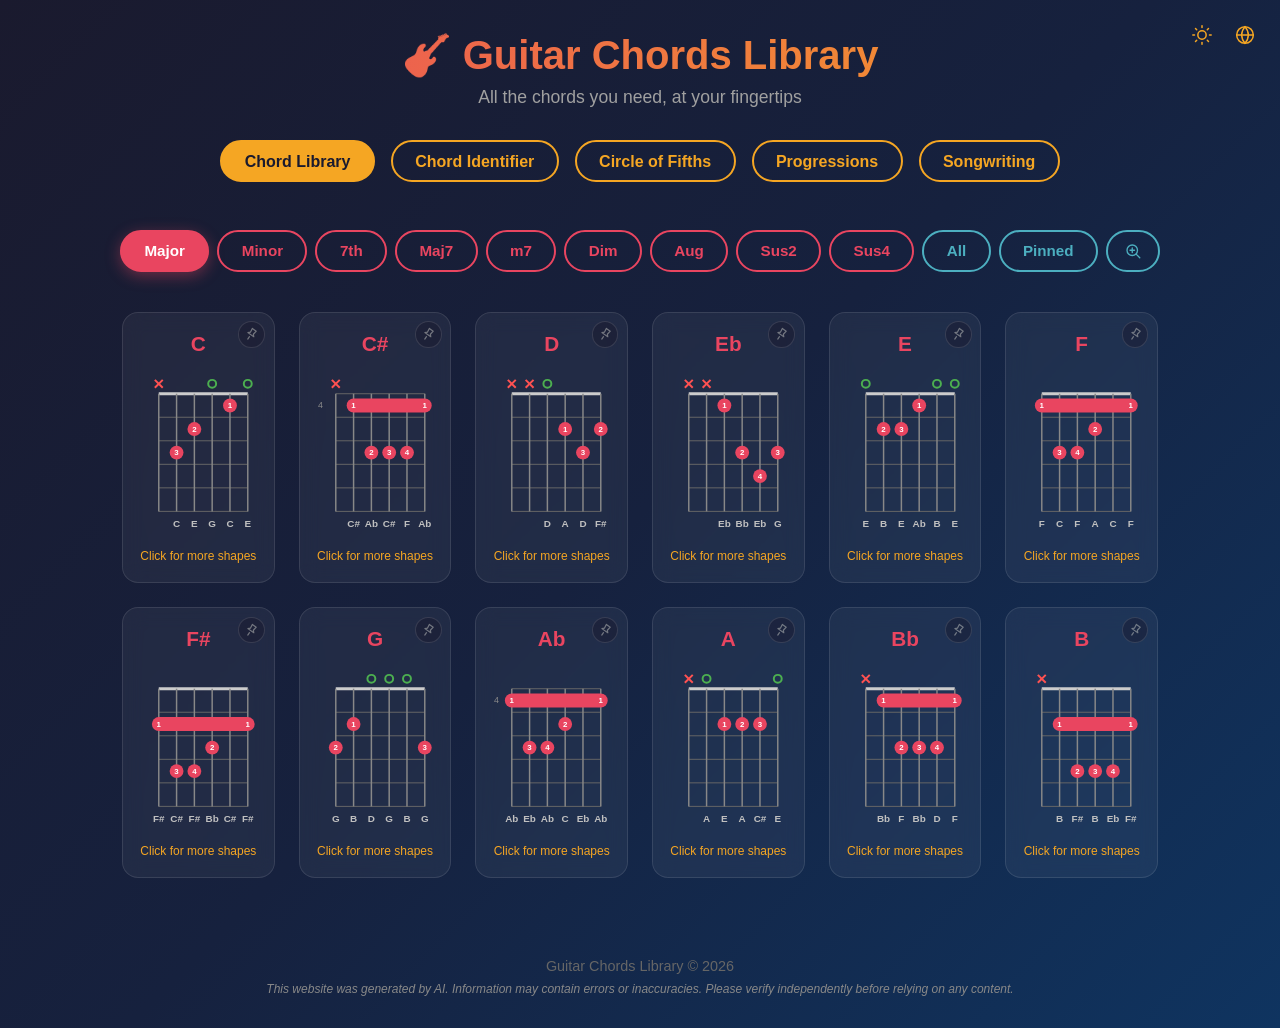
<file: index.html>
<!DOCTYPE html>
<html lang="en">
<head>
    <meta charset="UTF-8">
    <meta name="viewport" content="width=device-width, initial-scale=1.0">
    <title>Guitar Chords Library</title>
    <script>
        // Restored before the first paint so a saved light theme never flashes dark; dark is the default.
        document.documentElement.dataset.theme = localStorage.getItem('guitar-chords-library-theme') === 'light' ? 'light' : 'dark';
    </script>
    <link rel="stylesheet" href="theme.css">
    <link rel="stylesheet" href="style.css">
</head>
<body>
    <header>
        <h1>🎸 <span data-i18n="libraryTitle">Guitar Chords Library</span></h1>
        <p class="subtitle" data-i18n="librarySubtitle">All the chords you need, at your fingertips</p>
    </header>

    <nav class="main-nav">
        <a href="index.html" class="nav-link active" data-i18n="chordLibrary">Chord Library</a>
        <a href="identifier.html" class="nav-link" data-i18n="chordIdentifier">Chord Identifier</a>
        <a href="circle.html" class="nav-link" data-i18n="circleOfFifths">Circle of Fifths</a>
        <a href="progressions.html" class="nav-link" data-i18n="progressions">Progressions</a>
        <a href="songwriting.html" class="nav-link" data-i18n="songwriting">Songwriting</a>
    </nav>

    <nav class="categories">
        <button class="category-btn active" data-category="major">Major</button>
        <button class="category-btn" data-category="minor">Minor</button>
        <button class="category-btn" data-category="seventh">7th</button>
        <button class="category-btn" data-category="major7">Maj7</button>
        <button class="category-btn" data-category="minor7">m7</button>
        <button class="category-btn" data-category="diminished">Dim</button>
        <button class="category-btn" data-category="augmented">Aug</button>
        <button class="category-btn" data-category="sus2">Sus2</button>
        <button class="category-btn" data-category="sus4">Sus4</button>
        <button class="category-btn utility-category all-category" data-category="all" data-i18n="all">All</button>
        <button class="category-btn utility-category pinned-category" data-category="pinned" data-i18n="pinned">Pinned</button>
        <!-- Not a category: it carries no data-category, so the tab handlers skip it and its
             own state is read from aria-pressed instead of .active. -->
        <button id="zoom-toggle" class="category-btn utility-category zoom-button" type="button" aria-pressed="false" title="Zoom chord diagrams">
            <svg class="zoom-icon icon-zoom-in" viewBox="0 0 24 24" width="18" height="18" fill="none" stroke="currentColor" stroke-width="1.8" stroke-linecap="round" stroke-linejoin="round" aria-hidden="true">
                <circle cx="11" cy="11" r="7"/>
                <line x1="16.5" y1="16.5" x2="21" y2="21"/>
                <line x1="11" y1="8" x2="11" y2="14"/>
                <line x1="8" y1="11" x2="14" y2="11"/>
            </svg>
            <svg class="zoom-icon icon-zoom-out" viewBox="0 0 24 24" width="18" height="18" fill="none" stroke="currentColor" stroke-width="1.8" stroke-linecap="round" stroke-linejoin="round" aria-hidden="true">
                <circle cx="11" cy="11" r="7"/>
                <line x1="16.5" y1="16.5" x2="21" y2="21"/>
                <line x1="8" y1="11" x2="14" y2="11"/>
            </svg>
        </button>
    </nav>

    <main id="chords-container" class="chords-grid">
        <!-- Chords will be rendered here by JavaScript -->
    </main>

    <!-- Voicings Modal -->
    <div id="voicings-modal" class="modal">
        <div class="modal-content">
            <div class="modal-header">
                <h2 id="modal-chord-name">Chord Shapes</h2>
                <button class="modal-close" onclick="closeVoicingsModal()">&times;</button>
            </div>
            <div id="modal-voicings" class="modal-body">
                <!-- Voicings will be rendered here -->
            </div>
        </div>
    </div>

    <footer>
        <p data-i18n="footer">Guitar Chords Library &copy; 2026</p>
        <p class="footer-disclaimer" data-i18n="disclaimer">This website was generated by AI. Information may contain errors or inaccuracies. Please verify independently before relying on any content.</p>
    </footer>

    <button id="scroll-to-top" class="scroll-to-top" onclick="window.scrollTo({top: 0, behavior: 'smooth'})" aria-label="Scroll to top">
        <svg width="20" height="20" viewBox="0 0 20 20" fill="none" xmlns="http://www.w3.org/2000/svg">
            <path d="M10 3L3 12h14L10 3z" fill="currentColor"/>
        </svg>
    </button>

    <script src="i18n.js"></script>
    <script src="app.js"></script>
</body>
</html>
</file>
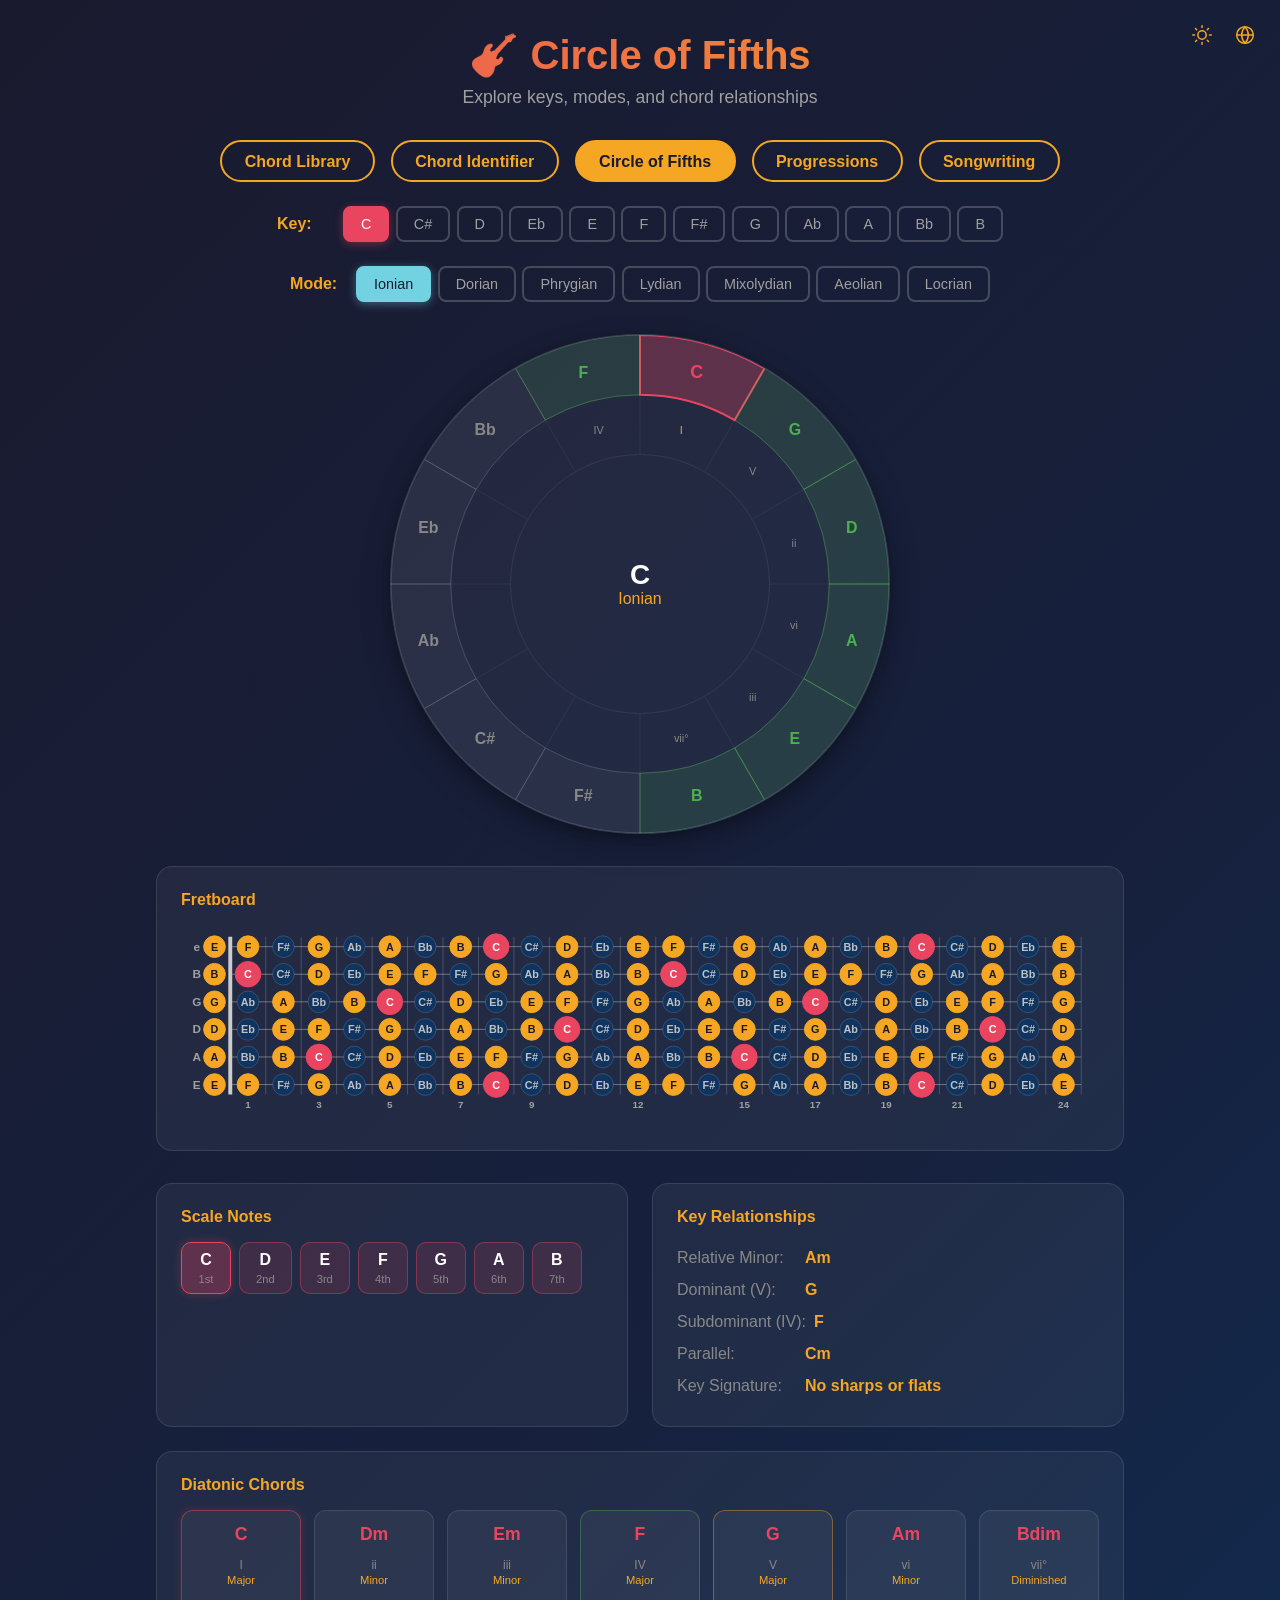
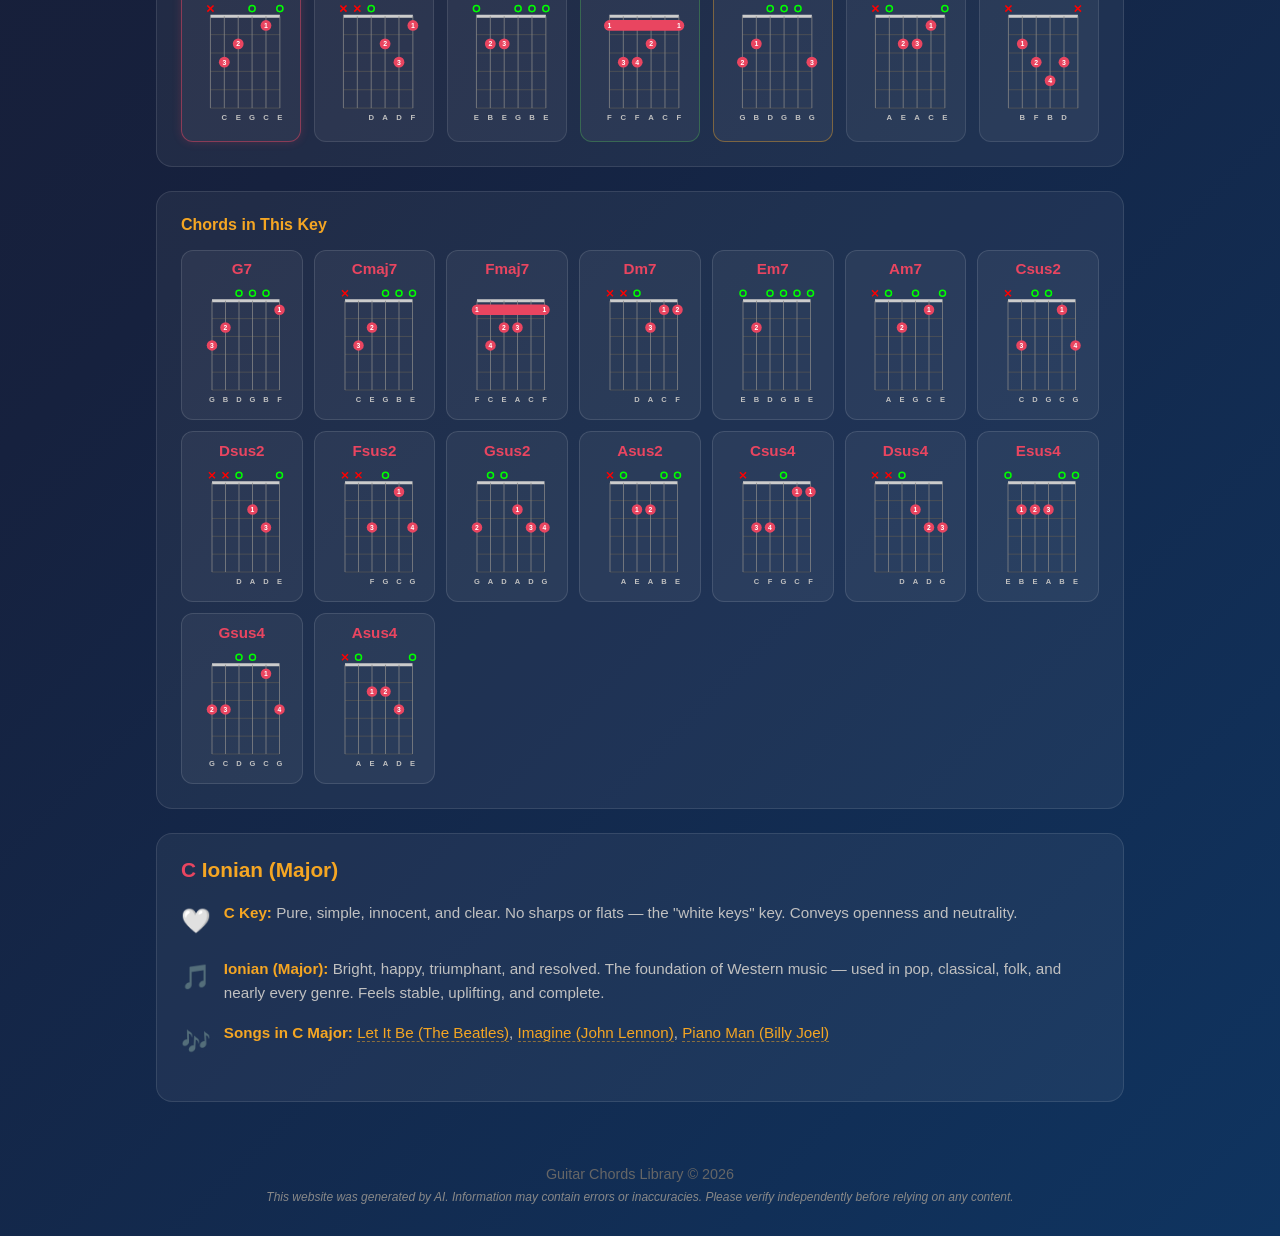
<file: circle.html>
<!DOCTYPE html>
<html lang="en">
<head>
    <meta charset="UTF-8">
    <meta name="viewport" content="width=device-width, initial-scale=1.0">
    <title>Circle of Fifths - Guitar Chords Library</title>
    <script>
        // Restored before the first paint so a saved light theme never flashes dark; dark is the default.
        document.documentElement.dataset.theme = localStorage.getItem('guitar-chords-library-theme') === 'light' ? 'light' : 'dark';
    </script>
    <link rel="stylesheet" href="theme.css">
    <link rel="stylesheet" href="style.css">
    <link rel="stylesheet" href="circle.css">
</head>
<body>
    <header>
        <h1>🎸 <span data-i18n="circleTitle">Circle of Fifths</span></h1>
        <p class="subtitle" data-i18n="circleSubtitle">Explore keys, modes, and chord relationships</p>
    </header>

    <nav class="main-nav">
        <a href="index.html" class="nav-link" data-i18n="chordLibrary">Chord Library</a>
        <a href="identifier.html" class="nav-link" data-i18n="chordIdentifier">Chord Identifier</a>
        <a href="circle.html" class="nav-link active" data-i18n="circleOfFifths">Circle of Fifths</a>
        <a href="progressions.html" class="nav-link" data-i18n="progressions">Progressions</a>
        <a href="songwriting.html" class="nav-link" data-i18n="songwriting">Songwriting</a>
    </nav>

    <main class="circle-container">
        <div class="controls-panel">
            <div class="control-group">
                <label data-i18n="key">Key:</label>
                <div class="button-group" id="key-buttons">
                    <button class="key-btn active" data-key="0">C</button>
                    <button class="key-btn" data-key="1">C#</button>
                    <button class="key-btn" data-key="2">D</button>
                    <button class="key-btn" data-key="3">Eb</button>
                    <button class="key-btn" data-key="4">E</button>
                    <button class="key-btn" data-key="5">F</button>
                    <button class="key-btn" data-key="6">F#</button>
                    <button class="key-btn" data-key="7">G</button>
                    <button class="key-btn" data-key="8">Ab</button>
                    <button class="key-btn" data-key="9">A</button>
                    <button class="key-btn" data-key="10">Bb</button>
                    <button class="key-btn" data-key="11">B</button>
                </div>
            </div>
            <div class="control-group">
                <label data-i18n="mode">Mode:</label>
                <div class="button-group" id="mode-buttons">
                    <button class="mode-btn active" data-mode="0">Ionian</button>
                    <button class="mode-btn" data-mode="1">Dorian</button>
                    <button class="mode-btn" data-mode="2">Phrygian</button>
                    <button class="mode-btn" data-mode="3">Lydian</button>
                    <button class="mode-btn" data-mode="4">Mixolydian</button>
                    <button class="mode-btn" data-mode="5">Aeolian</button>
                    <button class="mode-btn" data-mode="6">Locrian</button>
                </div>
            </div>
        </div>

        <div class="circle-wrapper">
            <div class="circle-card">
                <svg id="circle-svg" viewBox="50 50 500 500" xmlns="http://www.w3.org/2000/svg">
                    <!-- Circle of fifths will be rendered by JavaScript -->
                </svg>
            </div>
        </div>

        <div class="fretboard-section">
            <div class="fretboard-card">
                <h3 data-i18n="fretboardNotes">Fretboard</h3>
                <div class="fretboard-scroll">
                    <svg id="fretboard-svg" xmlns="http://www.w3.org/2000/svg" role="img" aria-label="Guitar fretboard showing the notes of the current key"></svg>
                </div>
            </div>
        </div>

        <div class="info-panel">
            <div class="info-section">
                <h3 data-i18n="scaleNotes">Scale Notes</h3>
                <div class="scale-notes" id="scale-notes">
                    <!-- Scale notes will be rendered here -->
                </div>
            </div>
            <div class="info-section">
                <h3 data-i18n="diatonicChords">Diatonic Chords</h3>
                <div class="diatonic-chords" id="diatonic-chords">
                    <!-- Diatonic chords will be rendered here -->
                </div>
            </div>
            <div class="info-section">
                <h3 data-i18n="keyRelationships">Key Relationships</h3>
                <div class="relationships" id="relationships">
                    <!-- Relative key info will be rendered here -->
                </div>
            </div>
            <div class="info-section description-section">
                <h3 id="scale-title">C Major (Ionian)</h3>
                <div class="key-mood" id="key-mood">
                    <!-- Key character and mood -->
                </div>
                <div class="mode-mood" id="mode-mood">
                    <!-- Mode mood and description -->
                </div>
                <div class="song-examples" id="song-examples">
                    <!-- Song examples -->
                </div>
            </div>
            <div class="info-section inkey-section">
                <h3 data-i18n="inKeyChords">Chords in This Key</h3>
                <div class="inkey-categories" id="in-key-chords">
                    <!-- In-key chords will be rendered here -->
                </div>
            </div>
        </div>
    </main>

    <footer>
        <p data-i18n="footer">Guitar Chords Library &copy; 2026</p>
        <p class="footer-disclaimer" data-i18n="disclaimer">This website was generated by AI. Information may contain errors or inaccuracies. Please verify independently before relying on any content.</p>
    </footer>

    <!-- Chord Shape Modal -->
    <div id="chord-modal" class="modal">
        <div class="modal-content">
            <div class="modal-header">
                <h2 id="chord-modal-title">Chord Shape</h2>
                <button class="modal-close" onclick="closeChordModal()">&times;</button>
            </div>
            <div id="chord-modal-body" class="modal-body">
                <!-- Chord diagrams will be rendered here -->
            </div>
        </div>
    </div>

    <script src="i18n.js"></script>
    <script src="app.js"></script>
    <script src="circle.js"></script>
</body>
</html>
</file>
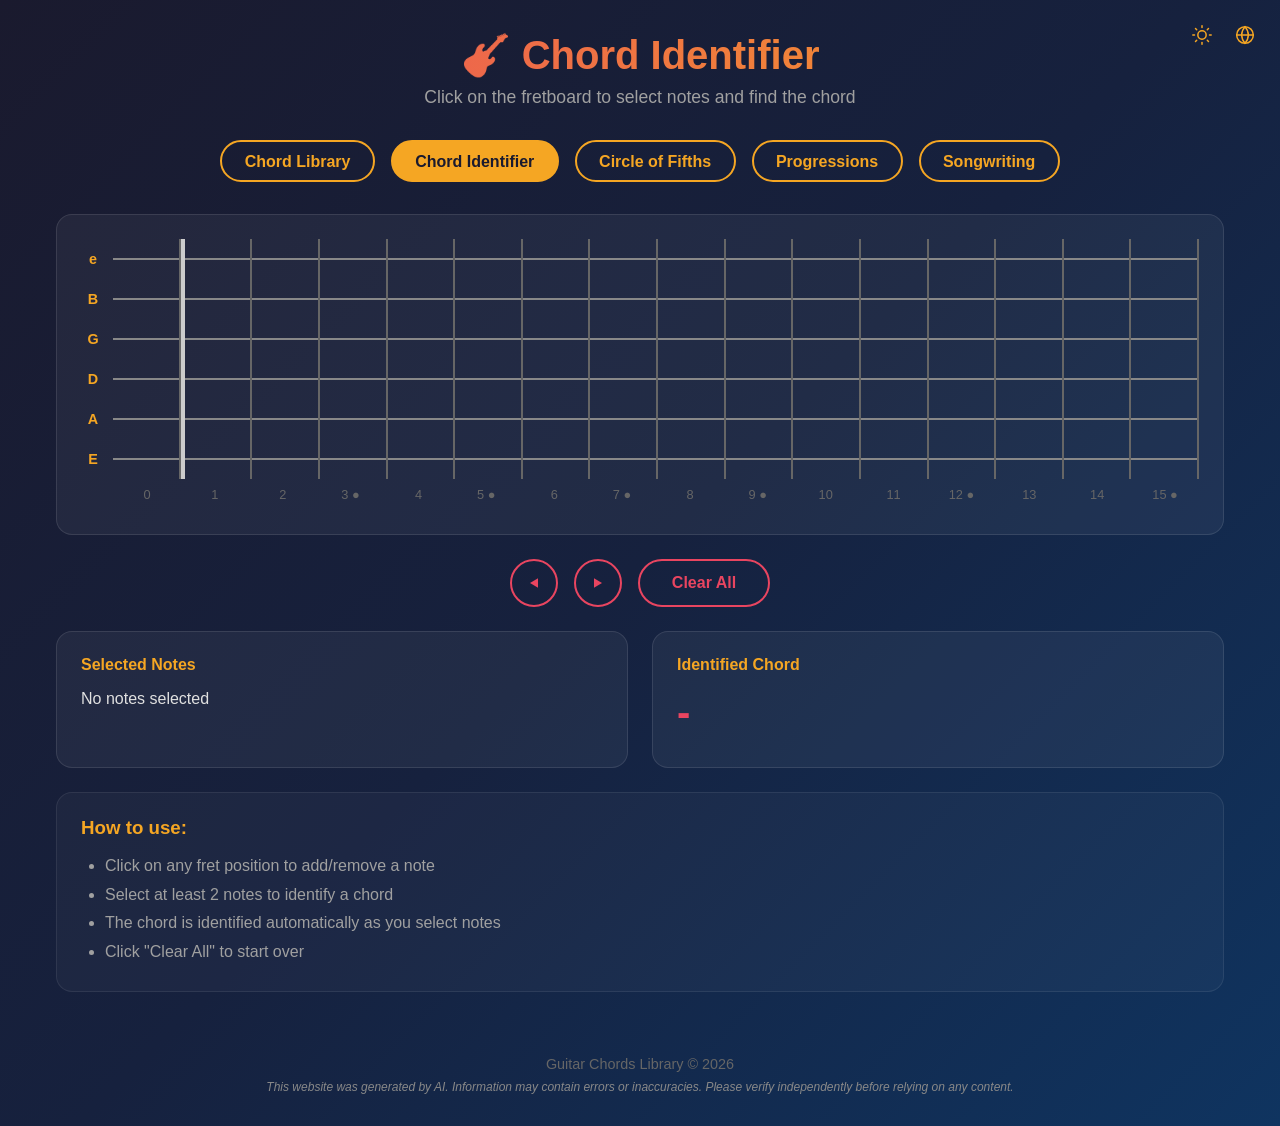
<file: identifier.html>
<!DOCTYPE html>
<html lang="en">
<head>
    <meta charset="UTF-8">
    <meta name="viewport" content="width=device-width, initial-scale=1.0">
    <title>Chord Identifier - Guitar Chords Library</title>
    <script>
        // Restored before the first paint so a saved light theme never flashes dark; dark is the default.
        document.documentElement.dataset.theme = localStorage.getItem('guitar-chords-library-theme') === 'light' ? 'light' : 'dark';
    </script>
    <link rel="stylesheet" href="theme.css">
    <link rel="stylesheet" href="style.css">
    <link rel="stylesheet" href="identifier.css">
</head>
<body>
    <header>
        <h1>🎸 <span data-i18n="identifierTitle">Chord Identifier</span></h1>
        <p class="subtitle" data-i18n="identifierSubtitle">Click on the fretboard to select notes and find the chord</p>
    </header>

    <nav class="main-nav">
        <a href="index.html" class="nav-link" data-i18n="chordLibrary">Chord Library</a>
        <a href="identifier.html" class="nav-link active" data-i18n="chordIdentifier">Chord Identifier</a>
        <a href="circle.html" class="nav-link" data-i18n="circleOfFifths">Circle of Fifths</a>
        <a href="progressions.html" class="nav-link" data-i18n="progressions">Progressions</a>
        <a href="songwriting.html" class="nav-link" data-i18n="songwriting">Songwriting</a>
    </nav>

    <main class="identifier-container">
        <div class="fretboard-wrapper">
            <div class="string-labels">
                <span class="string-label">e</span>
                <span class="string-label">B</span>
                <span class="string-label">G</span>
                <span class="string-label">D</span>
                <span class="string-label">A</span>
                <span class="string-label">E</span>
            </div>
            <div class="fretboard" id="fretboard">
                <!-- Fretboard will be rendered by JavaScript -->
            </div>
        </div>

        <div class="controls">
            <button id="shift-left-btn" class="control-btn shift-btn" type="button" data-i18n-title="shiftLeft" aria-label="Shift chord left one fret" title="Shift chord left one fret"><svg viewBox="0 0 20 20" aria-hidden="true"><path d="M5 10 15 4v12L5 10Z"/></svg></button>
            <button id="shift-right-btn" class="control-btn shift-btn" type="button" data-i18n-title="shiftRight" aria-label="Shift chord right one fret" title="Shift chord right one fret"><svg viewBox="0 0 20 20" aria-hidden="true"><path d="m15 10-10 6V4l10 6Z"/></svg></button>
            <button id="clear-btn" class="control-btn" data-i18n="clearAll">Clear All</button>
            <button id="cancel-btn" class="control-btn" style="display: none;" data-i18n="cancelPreview">Cancel Preview</button>
        </div>

        <div class="result-panel" id="result-panel">
            <div class="selected-notes" id="selected-notes">
                <h3 data-i18n="selectedNotes">Selected Notes</h3>
                <div class="notes-display" id="notes-display" data-i18n="noNotesSelected">No notes selected</div>
            </div>
            <div class="chord-result" id="chord-result">
                <h3 data-i18n="identifiedChord">Identified Chord</h3>
                <div class="chord-name-result" id="chord-name-result">-</div>
                <div class="chord-details" id="chord-details"></div>
            </div>
        </div>

        <div class="instructions">
            <h3 data-i18n="instructions">How to use:</h3>
            <ul>
                <li data-i18n="instruction1">Click on any fret position to add/remove a note</li>
                <li data-i18n="instruction2">Select at least 2 notes to identify a chord</li>
                <li data-i18n="instruction3">The chord is identified automatically as you select notes</li>
                <li data-i18n="instruction4">Click "Clear All" to start over</li>
            </ul>
        </div>
    </main>

    <footer>
        <p data-i18n="footer">Guitar Chords Library &copy; 2026</p>
        <p class="footer-disclaimer" data-i18n="disclaimer">This website was generated by AI. Information may contain errors or inaccuracies. Please verify independently before relying on any content.</p>
    </footer>

    <script src="i18n.js"></script>
    <script src="identifier.js"></script>
</body>
</html>
</file>
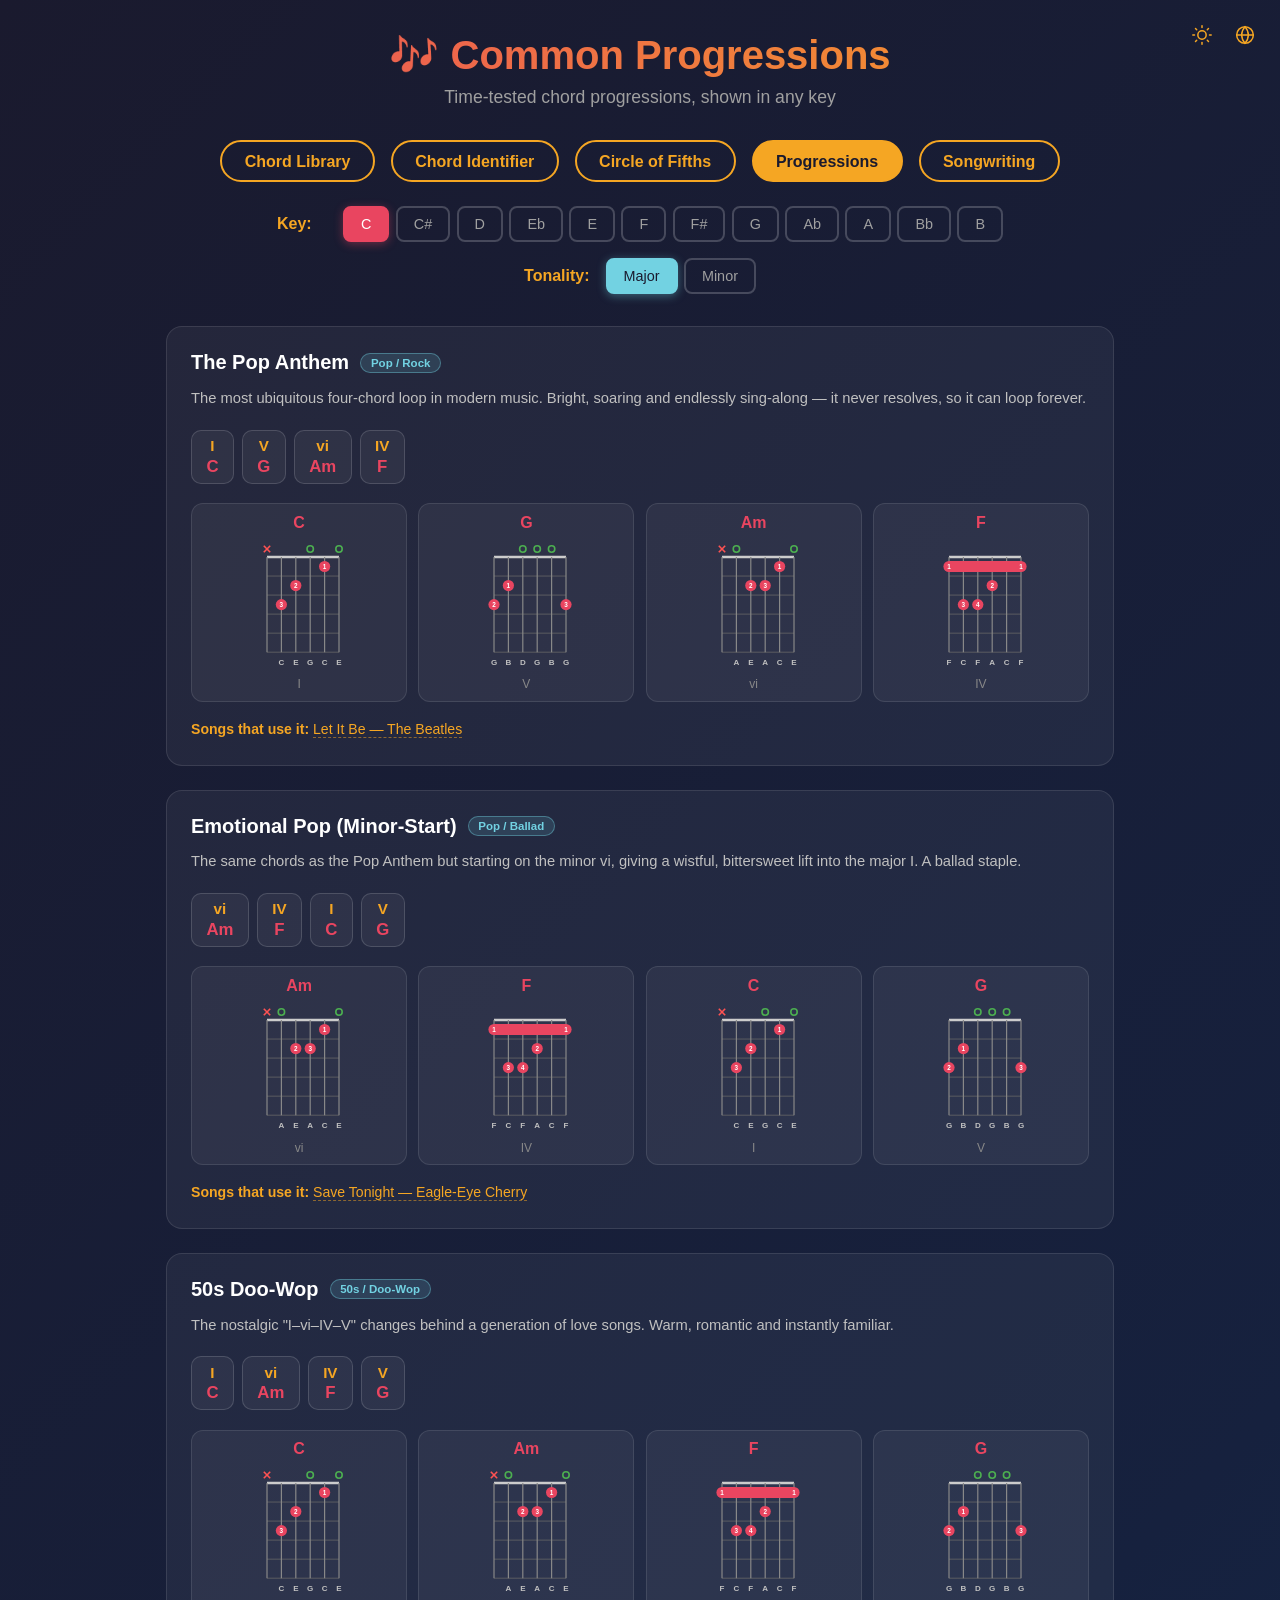
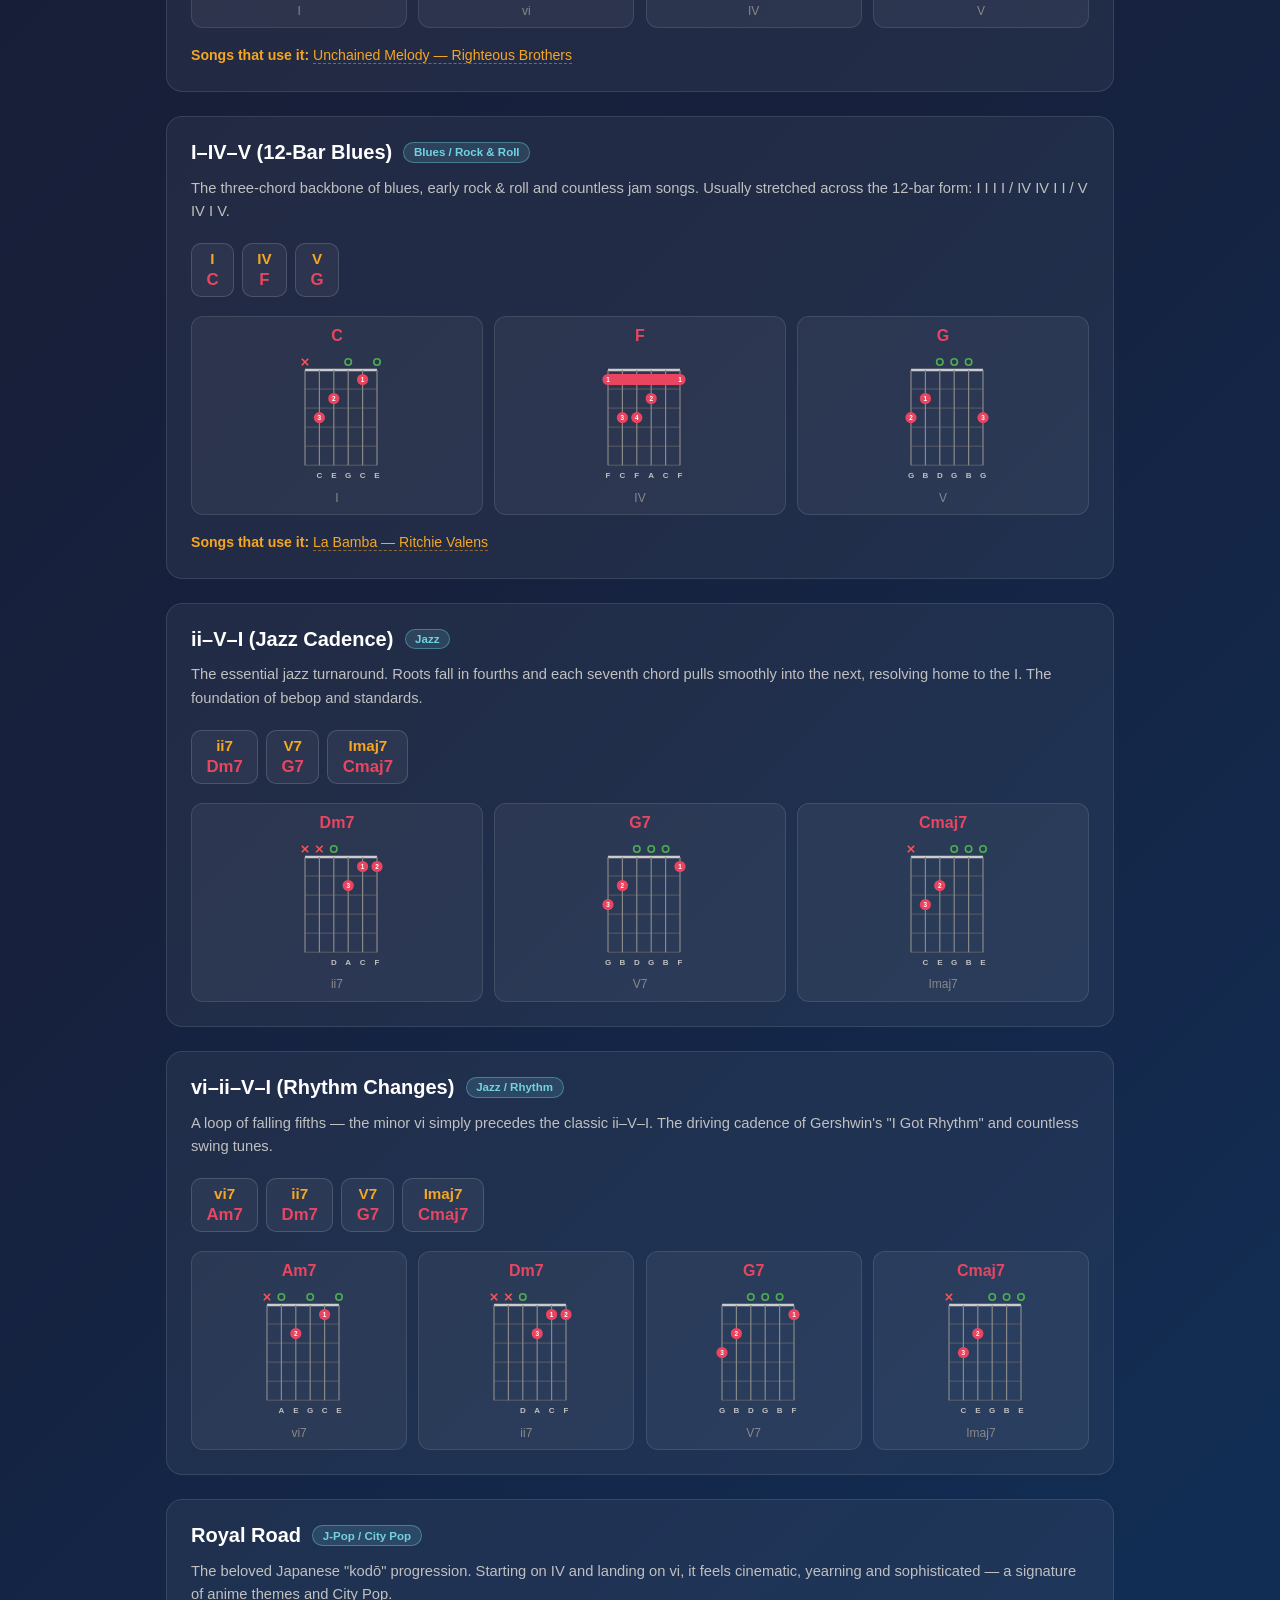
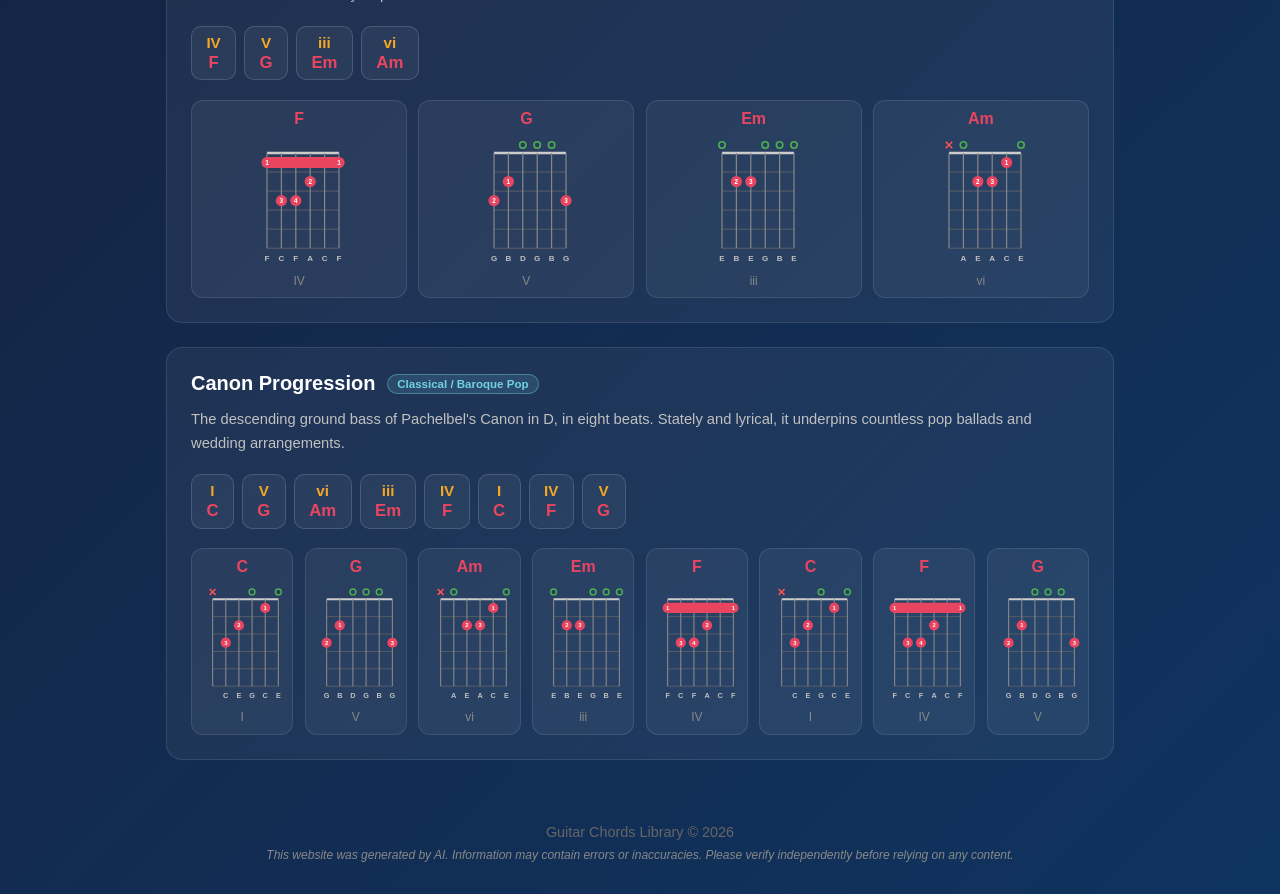
<file: progressions.html>
<!DOCTYPE html>
<html lang="en">
<head>
    <meta charset="UTF-8">
    <meta name="viewport" content="width=device-width, initial-scale=1.0">
    <title>Common Progressions - Guitar Chords Library</title>
    <script>
        // Restored before the first paint so a saved light theme never flashes dark; dark is the default.
        document.documentElement.dataset.theme = localStorage.getItem('guitar-chords-library-theme') === 'light' ? 'light' : 'dark';
    </script>
    <link rel="stylesheet" href="theme.css">
    <link rel="stylesheet" href="style.css">
    <link rel="stylesheet" href="progressions.css">
</head>
<body>
    <header>
        <h1>🎶 <span data-i18n="progressionsTitle">Common Progressions</span></h1>
        <p class="subtitle" data-i18n="progressionsSubtitle">Time-tested chord progressions, shown in any key</p>
    </header>

    <nav class="main-nav">
        <a href="index.html" class="nav-link" data-i18n="chordLibrary">Chord Library</a>
        <a href="identifier.html" class="nav-link" data-i18n="chordIdentifier">Chord Identifier</a>
        <a href="circle.html" class="nav-link" data-i18n="circleOfFifths">Circle of Fifths</a>
        <a href="progressions.html" class="nav-link active" data-i18n="progressions">Progressions</a>
        <a href="songwriting.html" class="nav-link" data-i18n="songwriting">Songwriting</a>
    </nav>

    <main class="progressions-container">
        <div class="prog-key-panel">
            <div class="control-group">
                <label data-i18n="key">Key:</label>
                <div class="button-group" id="prog-key-buttons">
                    <!-- Key buttons rendered by progressions.js -->
                </div>
            </div>
            <div class="control-group">
                <label data-i18n="progTonality">Tonality:</label>
                <div class="button-group" id="prog-mode-buttons">
                    <!-- Major / Minor buttons rendered by progressions.js -->
                </div>
            </div>
        </div>

        <div class="progressions" id="progressions">
            <!-- Progression cards rendered here by progressions.js -->
        </div>
    </main>

    <footer>
        <p data-i18n="footer">Guitar Chords Library &copy; 2026</p>
        <p class="footer-disclaimer" data-i18n="disclaimer">This website was generated by AI. Information may contain errors or inaccuracies. Please verify independently before relying on any content.</p>
    </footer>

    <!-- Chord Shape Modal -->
    <div id="chord-modal" class="modal">
        <div class="modal-content">
            <div class="modal-header">
                <h2 id="chord-modal-title">Chord Shape</h2>
                <button class="modal-close" onclick="closeProgChordModal()">&times;</button>
            </div>
            <div id="chord-modal-body" class="modal-body">
                <!-- Chord diagram rendered here -->
            </div>
        </div>
    </div>

    <button id="scroll-to-top" class="scroll-to-top" onclick="window.scrollTo({top: 0, behavior: 'smooth'})" aria-label="Scroll to top">
        <svg width="20" height="20" viewBox="0 0 20 20" fill="none" xmlns="http://www.w3.org/2000/svg">
            <path d="M10 3L3 12h14L10 3z" fill="currentColor"/>
        </svg>
    </button>

    <script src="i18n.js"></script>
    <script src="app.js"></script>
    <script src="progressions.js"></script>
</body>
</html>
</file>
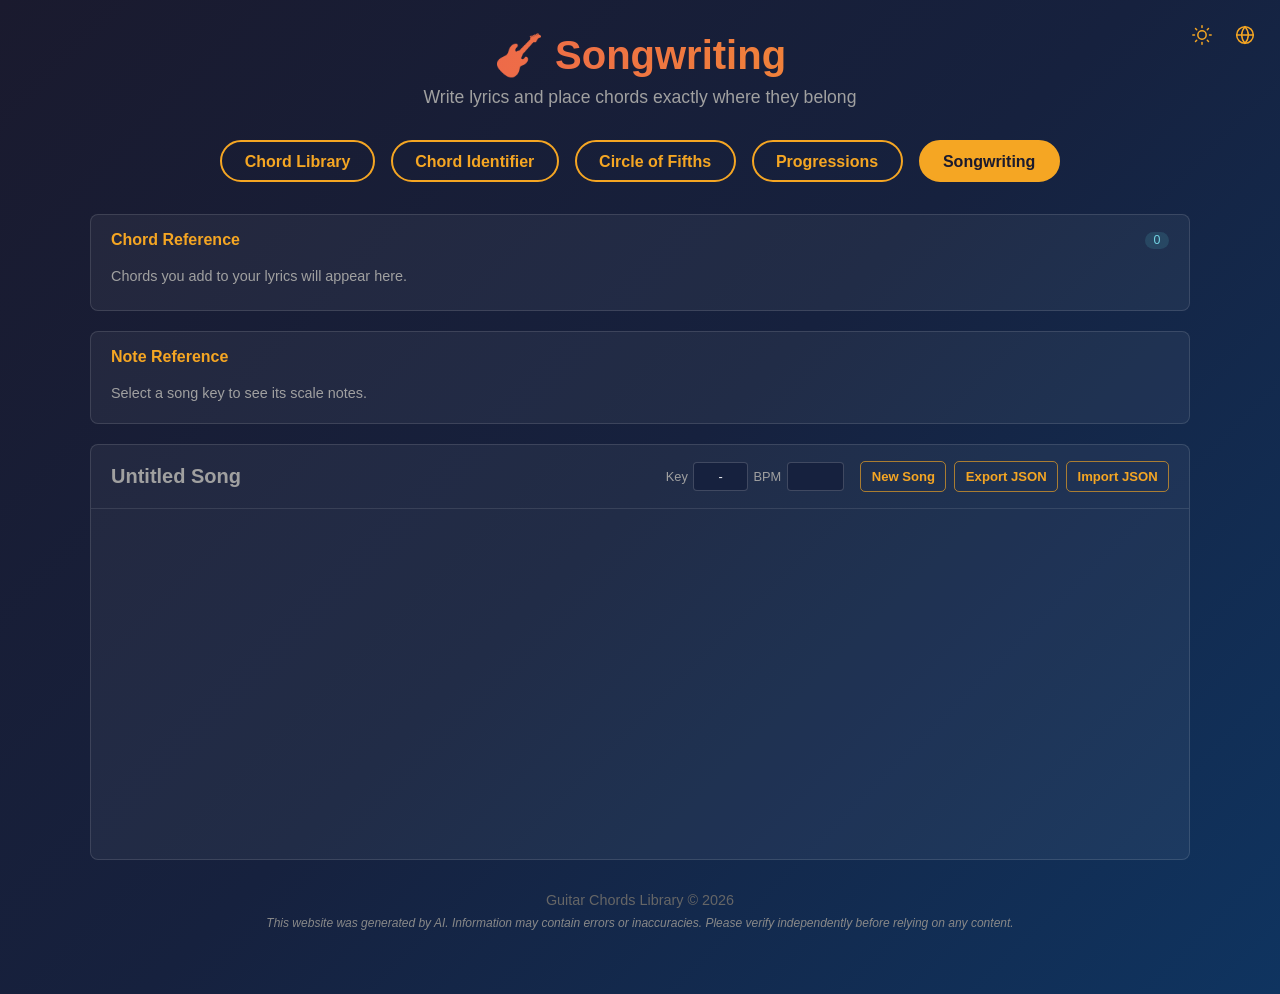
<file: songwriting.html>
<!DOCTYPE html>
<html lang="en">
<head>
    <meta charset="UTF-8">
    <meta name="viewport" content="width=device-width, initial-scale=1.0">
    <title>Songwriting - Guitar Chords Library</title>
    <script>
        // Restored before the first paint so a saved light theme never flashes dark; dark is the default.
        document.documentElement.dataset.theme = localStorage.getItem('guitar-chords-library-theme') === 'light' ? 'light' : 'dark';
    </script>
    <link rel="stylesheet" href="theme.css">
    <link rel="stylesheet" href="style.css">
    <link rel="stylesheet" href="songwriting.css">
</head>
<body>
    <header>
        <h1>🎸 <span data-i18n="songwritingTitle">Songwriting</span></h1>
        <p class="subtitle" data-i18n="songwritingSubtitle">Write lyrics and place chords exactly where they belong</p>
    </header>

    <nav class="main-nav">
        <a href="index.html" class="nav-link" data-i18n="chordLibrary">Chord Library</a>
        <a href="identifier.html" class="nav-link" data-i18n="chordIdentifier">Chord Identifier</a>
        <a href="circle.html" class="nav-link" data-i18n="circleOfFifths">Circle of Fifths</a>
        <a href="progressions.html" class="nav-link" data-i18n="progressions">Progressions</a>
        <a href="songwriting.html" class="nav-link active" data-i18n="songwriting">Songwriting</a>
    </nav>

    <main class="songwriting-container">
        <section class="chord-reference-panel" aria-labelledby="chord-reference-title">
            <div class="panel-heading">
                <h2 id="chord-reference-title" data-i18n="chordReference">Chord Reference</h2>
                <span id="reference-count" class="reference-count">0</span>
            </div>
            <div id="chord-reference" class="chord-reference">
                <p class="empty-reference" data-i18n="emptyChordReference">Chords you add to your lyrics will appear here.</p>
            </div>
        </section>

        <section class="note-reference-panel" aria-labelledby="note-reference-title">
            <div class="panel-heading">
                <h2 id="note-reference-title" data-i18n="noteReference">Note Reference</h2>
            </div>
            <div id="note-reference" class="note-reference">
                <p class="empty-reference" data-i18n="emptyNoteReference">Select a song key to see its scale notes.</p>
            </div>
        </section>

        <section class="song-editor-panel" aria-label="Song editor">
            <div class="song-toolbar">
                <input id="song-title" class="song-title-input" type="text" data-i18n-placeholder="songTitle" placeholder="Untitled Song" aria-label="Song title">
                <div class="song-metadata">
                    <label for="song-key-btn" data-i18n="songKey">Key</label>
                    <button id="song-key-btn" class="song-key-btn" type="button" aria-haspopup="dialog" aria-label="Song key">-</button>
                    <label for="song-bpm">BPM</label>
                    <input id="song-bpm" type="number" min="20" max="300" inputmode="numeric" aria-label="BPM">
                </div>
                <div class="song-actions">
                    <button id="new-song-btn" class="song-action-btn" type="button" data-i18n="newSong">New Song</button>
                    <button id="export-btn" class="song-action-btn" type="button" data-i18n="exportJson">Export JSON</button>
                    <label class="song-action-btn import-btn" for="import-input" data-i18n="importJson">Import JSON</label>
                    <input id="import-input" type="file" accept="application/json" hidden>
                </div>
            </div>

            <div id="lyrics-sheet" class="lyrics-sheet" contenteditable="true" role="textbox" aria-multiline="true" data-i18n-placeholder="lyricPlaceholder" data-drop-hint="Drop JSON here" aria-label="Lyrics editor"></div>
        </section>
    </main>

    <footer>
        <p data-i18n="footer">Guitar Chords Library &copy; 2026</p>
        <p class="footer-disclaimer" data-i18n="disclaimer">This website was generated by AI. Information may contain errors or inaccuracies. Please verify independently before relying on any content.</p>
    </footer>

    <div id="song-key-modal" class="song-key-modal" aria-hidden="true">
        <div class="song-key-dialog" role="dialog" aria-modal="true" aria-labelledby="song-key-title">
            <div class="song-key-header">
                <h2 id="song-key-title" data-i18n="songKey">Key</h2>
                <button id="close-song-key" class="close-song-key-btn" type="button" aria-label="Close">&times;</button>
            </div>
            <p class="song-key-hint" data-i18n="songKeyHint">Select one or more keys</p>
            <div id="song-key-options" class="song-key-options"></div>
            <div class="song-key-footer">
                <button id="clear-song-keys" class="song-key-clear-btn" type="button" data-i18n="clearAll">Clear All</button>
                <button id="apply-song-keys" class="song-key-apply-btn" type="button" data-i18n="apply">Apply</button>
            </div>
        </div>
    </div>

    <div id="chord-finder-modal" class="chord-finder-modal" aria-hidden="true">
        <div class="chord-finder-dialog" role="dialog" aria-modal="true" aria-labelledby="chord-finder-title">
            <div class="chord-finder-header">
                <h2 id="chord-finder-title" data-i18n="chooseChord">Choose a chord</h2>
                <button id="close-chord-finder" class="close-finder-btn" type="button" aria-label="Close">&times;</button>
            </div>
            <input id="chord-finder-search" class="chord-finder-search" type="search" autocomplete="off" placeholder="Find a chord" data-i18n-placeholder="findChord" aria-label="Find a chord">
            <!-- Slash chords are open-ended, so they aren't listed: pick a bass note here and it
                 gets appended to whichever chord is clicked below. -->
            <div class="chord-finder-bass">
                <label class="chord-finder-bass-label" for="chord-finder-bass" data-i18n="bassNote">Bass note</label>
                <input id="chord-finder-bass" class="chord-finder-bass-input" type="text" maxlength="2" autocomplete="off" spellcheck="false" placeholder="G" aria-describedby="chord-finder-bass-hint">
            </div>
            <p id="chord-finder-bass-hint" class="chord-finder-bass-hint"></p>
            <div id="chord-finder-results" class="chord-finder-results"></div>
            <div id="chord-finder-footer" class="chord-finder-footer" hidden>
                <button id="remove-chord-btn" class="chord-remove-btn" type="button" data-i18n="removeChord">Remove chord</button>
            </div>
        </div>
    </div>

    <div id="shape-picker-modal" class="shape-picker-modal" aria-hidden="true">
        <div class="shape-picker-dialog" role="dialog" aria-modal="true" aria-labelledby="shape-picker-title">
            <div class="shape-picker-header">
                <h2 id="shape-picker-title">Chord</h2>
                <button id="close-shape-picker" class="close-shape-picker-btn" type="button" aria-label="Close">&times;</button>
            </div>
            <p class="shape-picker-hint" data-i18n="chooseShape">Choose a chord shape</p>
            <div id="shape-picker-grid" class="shape-picker-grid"></div>
        </div>
    </div>

    <div id="confirm-modal" class="confirm-modal" aria-hidden="true">
        <div class="confirm-dialog" role="dialog" aria-modal="true" aria-labelledby="confirm-title">
            <div class="confirm-header">
                <h2 id="confirm-title" data-i18n="confirmTitle">Confirm</h2>
                <button id="close-confirm" class="close-confirm-btn" type="button" aria-label="Close">&times;</button>
            </div>
            <p id="confirm-message" class="confirm-message"></p>
            <div class="confirm-footer">
                <button id="confirm-cancel" class="confirm-cancel-btn" type="button" data-i18n="cancel">Cancel</button>
                <button id="confirm-ok" class="confirm-ok-btn" type="button" data-i18n="confirm">Confirm</button>
            </div>
        </div>
    </div>

    <script src="i18n.js"></script>
    <script src="app.js"></script>
    <script src="songwriting.js"></script>
</body>
</html>
</file>
<file: theme.css>
/*
 * Theme tokens shared by every page. Dark is the default palette; the light
 * palette is applied through [data-theme="light"] on <html> (set by the inline
 * head script on every page, then kept in sync by i18n.js).
 *
 * Usage notes:
 * - --ink-rgb holds the "subtle ink" channels so the many rgba(...) surface,
 *   border and grid colours keep their exact alpha in both themes.
 * - Accent tokens are darkened in light mode because they are frequently used
 *   as text or hairline borders on a light background.
 */
:root {
    color-scheme: dark;

    /* Backgrounds and surfaces */
    --bg-base: #1a1a2e;
    --bg-panel: #16213e;
    --bg-deep: #0f3460;
    --bg-tint: rgba(15, 52, 96, 0.35);
    --bg-float: rgba(26, 26, 46, 0.72);
    --ink-rgb: 255, 255, 255;

    /* Text */
    --text-body: #e0e0e0;
    --text-bright: #fff;
    --text-heading: #f3f4f6;
    --text-muted: #a0a0a0;
    --text-soft: #c0c0c0;
    --text-steel: #a0c4d8;
    --text-on-accent: #fff;
    --text-on-amber: #1a1a2e;

    /* Accents */
    --accent: #f5a623;
    --danger: #e94560;
    --info: #72d2e2;
    --teal: #4cafc0;
    --success: #4caf50;

    /* Diagram lines and string markers */
    --line-nut: #ccc;
    --diagram-open: #0f0;
    --diagram-muted: #f00;
}

[data-theme='light'] {
    color-scheme: light;

    /* Backgrounds and surfaces */
    /* The page is a soft blue-grey so the white panels, cards and sheets stay
       readable instead of melting into a full-white background. */
    --bg-base: #dbe2ef;
    --bg-panel: #fff;
    --bg-deep: #c3d3e8;
    --bg-tint: rgba(15, 52, 96, 0.09);
    --bg-float: rgba(255, 255, 255, 0.82);
    --ink-rgb: 22, 33, 62;

    /* Text */
    --text-body: #2f3749;
    --text-bright: #16213e;
    --text-heading: #16213e;
    --text-muted: #5b6472;
    --text-soft: #4b5563;
    --text-steel: #3a5f7c;
    --text-on-accent: #fff;
    --text-on-amber: #1a1a2e;

    /* Accents */
    --accent: #b3760a;
    --danger: #c92a4a;
    --info: #177f96;
    --teal: #2b7f92;
    --success: #2e7d32;

    /* Diagram lines and string markers */
    /* Neon green and pure red disappear on a light page, so both markers darken. */
    --line-nut: #7a8494;
    --diagram-open: #147a3c;
    --diagram-muted: #d21f1f;
}
</file>
<file: style.css>
* {
    margin: 0;
    padding: 0;
    box-sizing: border-box;
}

body {
    font-family: -apple-system, BlinkMacSystemFont, 'Segoe UI', Roboto, Oxygen, Ubuntu, sans-serif;
    background: linear-gradient(135deg, var(--bg-base) 0%, var(--bg-panel) 50%, var(--bg-deep) 100%);
    min-height: 100vh;
    color: var(--text-body);
}

/* No scrollbar-gutter: stable here on purpose. The page lock below takes the page scrollbar
   away, which frees its column, so an overlay that overflows paints its own scrollbar
   exactly on the window edge, where the page scrollbar was. Reserving that column instead
   cannot work: fixed layers are clipped at the layout viewport, so a scrollbar pushed into
   the reserved gutter is not visible at all. */

/* Modal scroll policy, for every dialog on the site (style.css is loaded by all pages).
   A dialog never scrolls itself: each overlay layer is a full-viewport scroller, so the
   dialog grows to its full content height and the only scrollbar on screen belongs to the
   modal that is open. The page behind is frozen while any modal is shown - the markers
   below are how each one opens: an .active class for the page dialogs, the hidden
   attribute for the language and mobile-nav dialogs that i18n.js injects. */
body:has(
    .modal.active,
    .song-key-modal.active,
    .chord-finder-modal.active,
    .shape-picker-modal.active,
    .confirm-modal.active,
    .language-modal:not([hidden]),
    .mobile-nav-modal:not([hidden])
) {
    overflow: hidden;
}

/* Top-right window controls: theme toggle first, then the language toggle. */
.top-controls {
    position: absolute;
    top: 1rem;
    right: 1rem;
    display: flex;
    align-items: center;
    gap: 0.25rem;
    z-index: 1000;
}

.theme-button,
.language-button {
    display: flex;
    align-items: center;
    justify-content: center;
    width: 2.4rem;
    height: 2.4rem;
    padding: 0;
    border: none;
    background: transparent;
    color: var(--accent);
    cursor: pointer;
    transition: color 0.2s, transform 0.2s;
}

.theme-button:hover,
.language-button:hover {
    color: var(--danger);
    transform: scale(1.1);
}

/* Only show the icon for the theme the button will switch to. */
.theme-button .icon-moon {
    display: none;
}

[data-theme='light'] .theme-button .icon-sun {
    display: none;
}

[data-theme='light'] .theme-button .icon-moon {
    display: block;
}

/* Only show the magnifier for the size the button will switch to. */
.zoom-button .icon-zoom-out {
    display: none;
}

body.chord-zoom .zoom-button .icon-zoom-in {
    display: none;
}

body.chord-zoom .zoom-button .icon-zoom-out {
    display: block;
}

.language-modal {
    position: fixed;
    inset: 0;
    z-index: 2000;
    display: flex;
    align-items: flex-start;
    justify-content: center;
    padding: 1rem;
    overflow-y: auto;
}

.language-modal[hidden] {
    display: none;
}

.language-modal-backdrop {
    /* Fixed rather than absolute: it has to keep covering the viewport while the
       overlay scrolls, instead of scrolling away with the dialog. */
    position: fixed;
    inset: 0;
    background: rgba(0, 0, 0, 0.6);
    backdrop-filter: blur(2px);
}

.language-modal-dialog {
    position: relative;
    margin: auto;
    min-width: 260px;
    max-width: 90vw;
    padding: 1.5rem;
    border: 1px solid rgba(245, 166, 35, 0.4);
    border-radius: 12px;
    background: var(--bg-base);
    box-shadow: 0 10px 40px rgba(0, 0, 0, 0.5);
    text-align: center;
}

[data-theme='light'] .language-modal-dialog {
    background: #fff;
}

.language-modal-title {
    font-size: 1.1rem;
    color: var(--accent);
    margin-bottom: 1rem;
}

.language-options {
    display: flex;
    flex-direction: column;
    gap: 0.5rem;
    margin-bottom: 1rem;
}

.language-option {
    padding: 0.6rem 1rem;
    border: 1px solid rgba(245, 166, 35, 0.3);
    border-radius: 8px;
    background: transparent;
    color: var(--text-body);
    font: inherit;
    font-size: 0.95rem;
    cursor: pointer;
    transition: background 0.2s, border-color 0.2s;
}

.language-option:hover {
    background: rgba(245, 166, 35, 0.15);
    border-color: rgba(245, 166, 35, 0.6);
}

.language-option.selected {
    background: rgba(245, 166, 35, 0.2);
    border-color: var(--accent);
    color: var(--accent);
    font-weight: 600;
}

.language-modal-close {
    padding: 0.4rem 1rem;
    border: none;
    border-radius: 8px;
    background: rgba(233, 69, 96, 0.2);
    color: var(--danger);
    font: inherit;
    font-size: 0.85rem;
    cursor: pointer;
}

.language-modal-close:hover {
    background: rgba(233, 69, 96, 0.35);
}

@media (max-width: 480px) {
    .top-controls {
        top: 0.6rem;
        right: 0.6rem;
    }

    .theme-button,
    .language-button {
        width: 2.2rem;
        height: 2.2rem;
    }
}

/* Page banner only — scoped with `body >` so it does not leak onto
   <header> elements used inside cards (e.g. .prog-card-head). */
body > header {
    text-align: center;
    padding: 2rem 1rem 1rem;
}

body > header h1 {
    font-size: 2.5rem;
    background: linear-gradient(90deg, var(--danger), var(--accent));
    -webkit-background-clip: text;
    -webkit-text-fill-color: transparent;
    background-clip: text;
    margin-bottom: 0.5rem;
}

.subtitle {
    color: var(--text-muted);
    font-size: 1.1rem;
}

/* Main Navigation */
.main-nav {
    display: flex;
    justify-content: center;
    gap: 1rem;
    padding: 1rem;
    margin-bottom: 0.5rem;
}

.nav-link {
    display: flex;
    align-items: center;
    justify-content: center;
    padding: 0.6rem 1.4rem;
    border: 2px solid var(--accent);
    background: transparent;
    color: var(--accent);
    border-radius: 25px;
    text-decoration: none;
    font-weight: 600;
    line-height: 1.2;
    text-align: center;
    transition: all 0.3s ease;
}

.nav-link:hover {
    background: rgba(245, 166, 35, 0.15);
    transform: translateY(-2px);
}

.nav-link.active {
    background: var(--accent);
    color: var(--text-on-amber);
}

[data-theme='light'] .nav-link.active {
    color: #fff;
}

/* Mobile Navigation */
.mobile-nav-button {
    position: absolute;
    top: 1rem;
    left: 1rem;
    display: none;
    align-items: center;
    justify-content: center;
    width: 2.4rem;
    height: 2.4rem;
    padding: 0;
    border: 1px solid rgba(245, 166, 35, 0.4);
    border-radius: 6px;
    background: rgba(245, 166, 35, 0.12);
    color: var(--accent);
    cursor: pointer;
    z-index: 1000;
}

.mobile-nav-button:hover {
    background: rgba(245, 166, 35, 0.22);
}

.mobile-nav-modal {
    position: fixed;
    inset: 0;
    z-index: 2000;
    display: flex;
    align-items: flex-start;
    justify-content: center;
    padding: 1rem;
    overflow-y: auto;
}

.mobile-nav-modal[hidden] {
    display: none;
}

.mobile-nav-backdrop {
    position: fixed;
    inset: 0;
    background: rgba(0, 0, 0, 0.6);
    backdrop-filter: blur(2px);
}

.mobile-nav-dialog {
    position: relative;
    margin: auto;
    min-width: 240px;
    max-width: 90vw;
    padding: 1.5rem;
    border: 1px solid rgba(245, 166, 35, 0.4);
    border-radius: 12px;
    background: var(--bg-base);
    box-shadow: 0 10px 40px rgba(0, 0, 0, 0.5);
    text-align: center;
}

.mobile-nav-title {
    font-size: 1.1rem;
    color: var(--accent);
    margin-bottom: 1rem;
}

.mobile-nav-links {
    display: flex;
    flex-direction: column;
    gap: 0.5rem;
}

.mobile-nav-link {
    display: block;
    padding: 0.7rem 1rem;
    border: 1px solid rgba(245, 166, 35, 0.3);
    border-radius: 8px;
    background: transparent;
    color: var(--text-body);
    font: inherit;
    font-size: 1rem;
    text-decoration: none;
    cursor: pointer;
    transition: background 0.2s, border-color 0.2s;
}

.mobile-nav-link:hover {
    background: rgba(245, 166, 35, 0.15);
    border-color: rgba(245, 166, 35, 0.6);
}

.mobile-nav-link.active {
    background: var(--accent);
    color: var(--text-on-amber);
    font-weight: 600;
}

.mobile-nav-close {
    margin-top: 1rem;
    padding: 0.4rem 1rem;
    border: none;
    border-radius: 8px;
    background: rgba(233, 69, 96, 0.2);
    color: var(--danger);
    font: inherit;
    font-size: 0.85rem;
    cursor: pointer;
}

.mobile-nav-close:hover {
    background: rgba(233, 69, 96, 0.35);
}

@media (max-width: 768px) {
    .main-nav {
        display: none;
    }

    .mobile-nav-button {
        display: flex;
    }
}

@media (max-width: 480px) {
    .mobile-nav-button {
        top: 0.6rem;
        left: 0.6rem;
        width: 2.2rem;
        height: 2.2rem;
    }
}

/* Category Navigation */
.categories {
    display: flex;
    flex-wrap: wrap;
    justify-content: center;
    gap: 0.5rem;
    padding: 1.5rem 1rem;
    max-width: 1100px;
    margin: 0 auto;
}

.category-btn {
    display: inline-flex;
    align-items: center;
    justify-content: center;
    padding: 0.6rem 1.4rem;
    border: 2px solid var(--danger);
    background: transparent;
    color: var(--danger);
    border-radius: 25px;
    cursor: pointer;
    font-size: 0.95rem;
    font-weight: 600;
    line-height: 1;
    transition: all 0.3s ease;
}

.category-btn:hover {
    background: rgba(233, 69, 96, 0.15);
    transform: translateY(-2px);
}

.category-btn.active {
    background: var(--danger);
    color: var(--text-on-accent);
    box-shadow: 0 4px 15px rgba(233, 69, 96, 0.4);
}

.category-btn.utility-category {
    border-color: var(--teal);
    color: var(--teal);
}

.category-btn.utility-category:hover,
.category-btn.utility-category.active,
/* The zoom tab tracks its own state through aria-pressed, never .active, so switching
   category tabs cannot clear it. */
.zoom-button[aria-pressed='true'] {
    background: var(--teal);
    color: #102a3a;
    box-shadow: 0 4px 15px rgba(76, 175, 192, 0.35);
}

/* Icon-only tab, so it doesn't need the horizontal padding the text labels need. */
.zoom-button {
    padding: 0.6rem 1rem;
}

[data-theme='light'] .category-btn.utility-category.active,
[data-theme='light'] .zoom-button[aria-pressed='true'] {
    color: #fff;
}

/* Chords Grid */
.chords-grid {
    display: grid;
    /* minmax(0, 1fr) lets every column shrink with the viewport: a plain 1fr
       column can never go below its content width, which pushed the page wider
       than the window between the breakpoints. */
    grid-template-columns: repeat(6, minmax(0, 1fr));
    gap: 1.5rem;
    padding: 1rem 2rem 3rem;
    max-width: 1100px;
    margin: 0 auto;
}

/* Chord Section Header (All view) */
.chord-section-header {
    grid-column: 1 / -1;
    color: var(--danger);
    font-size: 1.5rem;
    font-weight: 700;
    padding: 1rem 0 0.25rem;
    margin-top: 0.5rem;
    border-bottom: 2px solid rgba(233, 69, 96, 0.4);
    letter-spacing: 0.05em;
}

.chord-section-header:first-child {
    margin-top: 0;
}

/* Chord Card */
.chord-card {
    position: relative;
    min-width: 0;
    background: rgba(var(--ink-rgb), 0.05);
    border: 1px solid rgba(var(--ink-rgb), 0.1);
    border-radius: 16px;
    padding: 1.2rem 1rem;
    text-align: center;
    transition: all 0.3s ease;
    backdrop-filter: blur(10px);
}

.chord-card:hover {
    transform: translateY(-5px);
    background: rgba(var(--ink-rgb), 0.1);
    box-shadow: 0 8px 25px rgba(0, 0, 0, 0.3);
    border-color: rgba(233, 69, 96, 0.4);
}

/* Clickable chord cards (with voicings) */
.chord-card.has-voicings {
    cursor: pointer;
}

.chord-card.has-voicings:hover {
    border-color: rgba(245, 166, 35, 0.6);
    box-shadow: 0 8px 25px rgba(245, 166, 35, 0.2);
}

.pin-chord-btn {
    position: absolute;
    top: 0.55rem;
    right: 0.55rem;
    width: 1.65rem;
    height: 1.65rem;
    border: 1px solid rgba(var(--ink-rgb), 0.18);
    border-radius: 50%;
    background: var(--bg-float);
    color: var(--text-muted);
    cursor: pointer;
    opacity: 0.65;
    transition: all 0.2s ease;
}

.pin-icon {
    display: block;
    width: 0.9rem;
    height: 0.9rem;
    margin: auto;
    transform: rotate(35deg);
    fill: none;
    stroke: currentColor;
    stroke-linecap: round;
    stroke-linejoin: round;
    stroke-width: 2;
}

.pin-chord-btn:hover,
.pin-chord-btn:focus-visible,
.pin-chord-btn.pinned {
    border-color: var(--accent);
    color: var(--accent);
    opacity: 1;
}

.pin-chord-btn.pinned {
    background: rgba(245, 166, 35, 0.16);
}

.empty-pinned-chords {
    grid-column: 1 / -1;
    padding: 3rem 1rem;
    color: var(--text-muted);
    text-align: center;
}

.voicings-hint {
    font-size: 0.75rem;
    color: var(--accent);
    margin-top: 0.5rem;
    font-weight: 500;
}

/* Modal Styles */
.modal {
    display: none;
    position: fixed;
    top: 0;
    left: 0;
    width: 100%;
    height: 100%;
    background: rgba(0, 0, 0, 0.8);
    z-index: 1000;
    /* The dialog now grows to its full content height, so this full-viewport layer is what
       scrolls (that is the page-level scrollbar). align-items:flex-start plus margin:auto on
       the content keeps it centred without clipping the top when it is taller than the screen. */
    align-items: flex-start;
    justify-content: center;
    padding: 2rem;
    overflow-y: auto;
}

.modal.active {
    display: flex;
}

.modal-content {
    background: linear-gradient(135deg, var(--bg-base) 0%, var(--bg-panel) 100%);
    border: 1px solid rgba(var(--ink-rgb), 0.1);
    border-radius: 20px;
    max-width: 900px;
    width: 100%;
    margin: auto;
    box-shadow: 0 20px 60px rgba(0, 0, 0, 0.5);
}

.modal-header {
    display: flex;
    justify-content: space-between;
    align-items: center;
    padding: 1.5rem 2rem;
    border-bottom: 1px solid rgba(var(--ink-rgb), 0.1);
}

.modal-header h2 {
    font-size: 1.5rem;
    color: var(--text-bright);
}

.modal-header .note {
    color: var(--danger);
}

.modal-header .suffix {
    color: var(--accent);
}

.modal-close {
    background: none;
    border: none;
    color: #888;
    font-size: 2rem;
    cursor: pointer;
    padding: 0;
    line-height: 1;
    transition: color 0.2s;
}

.modal-close:hover {
    color: var(--danger);
}

.modal-body {
    padding: 2rem;
    display: flex;
    flex-wrap: wrap;
    gap: 2rem;
    justify-content: center;
}

.voicing-card {
    background: rgba(var(--ink-rgb), 0.05);
    border: 1px solid rgba(var(--ink-rgb), 0.1);
    border-radius: 12px;
    padding: 1rem;
    text-align: center;
}

.voicing-label {
    font-size: 0.85rem;
    color: var(--accent);
    margin-bottom: 0.8rem;
    font-weight: 500;
}

.chord-name {
    font-size: 1.3rem;
    font-weight: 700;
    color: var(--text-bright);
    margin-bottom: 0.8rem;
}

.chord-name .note {
    color: var(--danger);
}

.chord-name .suffix {
    color: var(--accent);
    font-size: 0.9rem;
}

/* SVG Chord Diagram */
.chord-diagram {
    /* Scales down inside narrow cards instead of forcing a 120px minimum. */
    width: min(calc(120px * var(--chord-zoom, 1)), 100%);
    height: auto;
    aspect-ratio: 120 / 170;
    margin: 0 auto;
}

.chord-diagram .fretboard {
    stroke: #555;
    stroke-width: 1;
}

.chord-diagram .string {
    stroke: #888;
    stroke-width: 1.5;
}

.chord-diagram .fret {
    stroke: #666;
    stroke-width: 1;
}

.chord-diagram .nut {
    stroke: var(--line-nut);
    stroke-width: 3;
}

.chord-diagram .finger {
    fill: var(--danger);
    stroke: none;
}

.chord-diagram .open-string {
    fill: none;
    stroke: var(--success);
    stroke-width: 2;
}

.chord-diagram .muted-string {
    stroke: #ff5252;
    stroke-width: 2;
}

.chord-diagram .barre {
    fill: var(--danger);
    opacity: 1;
}

.chord-diagram .finger-text {
    fill: #fff;
    font-size: 8px;
    font-weight: bold;
    text-anchor: middle;
    dominant-baseline: central;
}

.chord-diagram .fret-number {
    fill: #888;
    font-size: 9px;
    text-anchor: start;
}

.chord-diagram .string-note {
    fill: var(--text-soft);
    font-size: 10px;
    font-weight: 600;
    text-anchor: middle;
}

/* Footer */
footer {
    text-align: center;
    padding: 2rem;
    color: #666;
    font-size: 0.9rem;
}

.footer-disclaimer {
    margin-top: 0.5rem;
    font-size: 0.75rem;
    color: #888;
    font-style: italic;
}

/* Responsive */
@media (max-width: 1024px) {
    .chords-grid {
        grid-template-columns: repeat(4, minmax(0, 1fr));
    }
}

@media (max-width: 768px) {
    /* The corner buttons are absolutely positioned over the header, and from here inwards
       the title is wide enough to reach under them. Their band ends at 54px from the top
       (1rem offset + 2.4rem button), so push the heading below it instead of letting the
       two share a row. */
    body > header {
        padding-top: 4rem;
    }

    body > header h1 {
        font-size: 1.8rem;
    }

    .chords-grid {
        grid-template-columns: repeat(3, minmax(0, 1fr));
        gap: 1rem;
        padding: 1rem;
    }

    .categories {
        gap: 0.4rem;
    }

    .category-btn {
        padding: 0.5rem 1rem;
        font-size: 0.85rem;
    }
}

@media (max-width: 480px) {
    .chords-grid {
        grid-template-columns: repeat(2, minmax(0, 1fr));
    }
}

/* Chord diagram zoom
   One factor drives the diagram width while the grid drops a column, so enlarged
   diagrams get real space instead of being squeezed straight back down by the 100% cap. */
body.chord-zoom {
    --chord-zoom: 1.5;
}

body.chord-zoom .chords-grid {
    grid-template-columns: repeat(4, minmax(0, 1fr));
}

@media (max-width: 1024px) {
    body.chord-zoom .chords-grid {
        grid-template-columns: repeat(3, minmax(0, 1fr));
    }
}

@media (max-width: 768px) {
    body.chord-zoom .chords-grid {
        grid-template-columns: repeat(2, minmax(0, 1fr));
    }
}

/* Scroll to Top Button */
.scroll-to-top {
    position: fixed;
    bottom: 2rem;
    right: 2rem;
    width: 48px;
    height: 48px;
    background: var(--danger);
    color: var(--text-on-accent);
    border: none;
    border-radius: 50%;
    cursor: pointer;
    display: flex;
    align-items: center;
    justify-content: center;
    box-shadow: 0 4px 15px rgba(233, 69, 96, 0.4);
    opacity: 0;
    visibility: hidden;
    transform: translateY(10px);
    transition: all 0.3s ease;
    z-index: 900;
}

.scroll-to-top.visible {
    opacity: 1;
    visibility: visible;
    transform: translateY(0);
}

.scroll-to-top:hover {
    background: #d63851;
    box-shadow: 0 6px 20px rgba(233, 69, 96, 0.6);
    transform: translateY(-2px);
}

.scroll-to-top:active {
    transform: translateY(0);
}
</file>
<file: circle.css>
/* Circle Container */
.circle-container {
    max-width: 1000px;
    margin: 0 auto;
    padding: 0 1rem 2rem;
}

/* Controls Panel */
.controls-panel {
    display: flex;
    flex-direction: column;
    gap: 1.5rem;
    margin-bottom: 2rem;
    align-items: center;
}

.control-group {
    display: flex;
    align-items: center;
    gap: 1rem;
    flex-wrap: wrap;
    justify-content: center;
}

.control-group label {
    color: var(--accent);
    font-weight: 600;
    font-size: 1rem;
    min-width: 50px;
}

.button-group {
    display: flex;
    flex-wrap: wrap;
    gap: 0.4rem;
}

.key-btn,
.mode-btn {
    padding: 0.5rem 1rem;
    border: 2px solid rgba(var(--ink-rgb), 0.2);
    background: transparent;
    color: var(--text-muted);
    border-radius: 8px;
    cursor: pointer;
    font-size: 0.9rem;
    font-weight: 500;
    transition: all 0.2s ease;
}

.key-btn:hover,
.mode-btn:hover {
    border-color: rgba(245, 166, 35, 0.5);
    color: var(--accent);
    background: rgba(245, 166, 35, 0.1);
}

.key-btn.active {
    border-color: var(--danger);
    background: var(--danger);
    color: var(--text-on-accent);
    box-shadow: 0 2px 10px rgba(233, 69, 96, 0.4);
}

.mode-btn.active {
    border-color: var(--info);
    background: var(--info);
    color: var(--text-on-amber);
    box-shadow: 0 2px 10px rgba(114, 210, 226, 0.4);
}

[data-theme='light'] .mode-btn.active {
    color: #fff;
}

/* Circle Wrapper */
.circle-wrapper {
    display: flex;
    justify-content: center;
    margin-bottom: 2rem;
}

/* Circular plate: the cropped viewBox makes the graph tangent to this box, so the
   container circle and the outer ring share the exact same radius. */
.circle-card {
    width: min(500px, 100%);
    padding: 0;
    border: 1px solid rgba(var(--ink-rgb), 0.1);
    border-radius: 50%;
    background: rgba(var(--ink-rgb), 0.05);
    box-shadow: 0 12px 30px rgba(0, 0, 0, 0.28), 0 3px 10px rgba(0, 0, 0, 0.18);
    overflow: hidden;
}

#circle-svg {
    display: block; /* keeps the plate perfectly round (no inline descender gap) */
    width: 100%;
    height: auto;
    touch-action: none;
    user-select: none;
    -webkit-user-select: none;
}

/* SVG Circle Styles */
.circle-outer-ring {
    fill: none;
    stroke: rgba(var(--ink-rgb), 0.1);
    stroke-width: 1;
}

.circle-inner-ring {
    fill: none;
    stroke: rgba(var(--ink-rgb), 0.08);
    stroke-width: 1;
}

.circle-segment {
    fill: rgba(var(--ink-rgb), 0.03);
    stroke: rgba(var(--ink-rgb), 0.1);
    stroke-width: 1;
    cursor: pointer;
    transition: all 0.3s ease;
}

.circle-segment:hover {
    fill: rgba(245, 166, 35, 0.15);
}

#circle-svg:active .circle-segment {
    cursor: grabbing;
}

.circle-segment.active {
    fill: rgba(233, 69, 96, 0.3);
    stroke: var(--danger);
    stroke-width: 2;
}

.circle-segment.scale-note {
    fill: rgba(76, 175, 80, 0.15);
    stroke: rgba(76, 175, 80, 0.4);
}

.circle-segment.active.scale-note {
    fill: rgba(233, 69, 96, 0.3);
    stroke: var(--danger);
}

.circle-segment.relative-minor {
    fill: rgba(245, 166, 35, 0.15);
    stroke: rgba(245, 166, 35, 0.4);
}

.circle-note-text {
    fill: #888;
    font-size: 16px;
    font-weight: 600;
    text-anchor: middle;
    dominant-baseline: central;
    pointer-events: none;
}

.circle-note-text.active {
    fill: var(--danger);
    font-size: 18px;
    font-weight: 700;
}

.circle-note-text.scale-note {
    fill: var(--success);
}

.circle-note-text.active.scale-note {
    fill: var(--danger);
}

.circle-chord-text {
    fill: #666;
    font-size: 11px;
    font-weight: 500;
    text-anchor: middle;
    dominant-baseline: central;
    pointer-events: none;
}

.circle-chord-text.active {
    fill: var(--accent);
}

.circle-chord-text.scale-note {
    fill: #888;
}

.circle-center-text {
    fill: var(--text-bright);
    font-size: 28px;
    font-weight: 700;
    text-anchor: middle;
    dominant-baseline: central;
}

.circle-center-sub {
    fill: var(--accent);
    font-size: 16px;
    text-anchor: middle;
    dominant-baseline: central;
}

.circle-line {
    stroke: rgba(var(--ink-rgb), 0.06);
    stroke-width: 1;
}

/* Info Panel */
.info-panel {
    display: grid;
    grid-template-columns: 1fr 1fr;
    grid-template-areas:
        "scale relationships"
        "diatonic diatonic"
        "inkey inkey"
        "description description";
    gap: 1.5rem;
}

.info-section {
    background: rgba(var(--ink-rgb), 0.05);
    border: 1px solid rgba(var(--ink-rgb), 0.1);
    border-radius: 16px;
    padding: 1.5rem;
}

.info-section:first-child {
    grid-area: scale;
}

.info-section:nth-child(2) {
    grid-area: diatonic;
}

.info-section:nth-child(3) {
    grid-area: relationships;
}

.description-section {
    grid-area: description;
}

.inkey-section {
    grid-area: inkey;
}

.info-section h3 {
    color: var(--accent);
    margin-bottom: 1rem;
    font-size: 1rem;
}

#scale-title {
    font-size: 1.3rem;
    margin-bottom: 1.2rem;
}

#scale-title .key-name {
    color: var(--danger);
}

/* Mood descriptions */
.key-mood,
.mode-mood,
.song-examples {
    margin-bottom: 1rem;
}

.mood-item {
    display: flex;
    align-items: flex-start;
    gap: 0.8rem;
    line-height: 1.6;
}

.mood-character {
    font-size: 1.5rem;
    flex-shrink: 0;
    margin-top: 0.1rem;
}

.mood-text {
    color: var(--text-soft);
    font-size: 0.95rem;
}

.mood-text strong {
    color: var(--accent);
}

/* Scale Notes */
.scale-notes {
    display: flex;
    flex-wrap: wrap;
    gap: 0.5rem;
}

.scale-note-chip {
    background: rgba(233, 69, 96, 0.15);
    border: 1px solid rgba(233, 69, 96, 0.4);
    color: var(--text-bright);
    padding: 0.5rem 1rem;
    border-radius: 10px;
    font-weight: 600;
    font-size: 1rem;
    text-align: center;
    min-width: 50px;
}

.scale-note-chip .degree {
    display: block;
    font-size: 0.7rem;
    color: #888;
    margin-top: 0.2rem;
    font-weight: 400;
}

.scale-note-chip.root {
    background: rgba(233, 69, 96, 0.3);
    border-color: var(--danger);
    box-shadow: 0 0 10px rgba(233, 69, 96, 0.3);
}

/* Diatonic Chords */
.diatonic-chords {
    display: grid;
    grid-template-columns: repeat(auto-fit, minmax(120px, 1fr));
    gap: 0.8rem;
}

.diatonic-chord {
    background: rgba(var(--ink-rgb), 0.05);
    border: 1px solid rgba(var(--ink-rgb), 0.1);
    border-radius: 12px;
    padding: 0.8rem;
    text-align: center;
    min-width: 0;
}

.diatonic-chord .chord-name {
    font-size: 1.1rem;
    font-weight: 700;
    color: var(--danger);
}

.diatonic-chord .chord-degree {
    font-size: 0.75rem;
    color: #888;
    margin-top: 0.3rem;
}

.diatonic-chord .chord-type {
    font-size: 0.7rem;
    color: var(--accent);
    margin-top: 0.1rem;
}

.diatonic-chord.tonic {
    border-color: rgba(233, 69, 96, 0.5);
    box-shadow: 0 0 10px rgba(233, 69, 96, 0.2);
}

.diatonic-chord.dominant {
    border-color: rgba(245, 166, 35, 0.4);
}

.diatonic-chord.subdominant {
    border-color: rgba(76, 175, 80, 0.4);
}

.diatonic-chord-diagram {
    margin: 0.7rem auto 0;
    max-width: 105px;
}

.diatonic-chord-diagram .chord-diagram {
    display: block;
    width: 100%;
    height: auto;
}

.chord-shape-unavailable {
    color: #888;
    font-size: 0.7rem;
    margin-top: 0.7rem;
}

/* In-Key Chords (library chords built only from the current scale's notes) */
.inkey-categories {
    display: grid;
    grid-template-columns: repeat(auto-fill, minmax(105px, 1fr));
    gap: 0.7rem;
}

.inkey-chord {
    background: rgba(var(--ink-rgb), 0.05);
    border: 1px solid rgba(var(--ink-rgb), 0.12);
    border-radius: 12px;
    padding: 0.6rem;
    text-align: center;
    cursor: pointer;
    transition: all 0.2s ease;
}

.inkey-chord:hover {
    border-color: rgba(245, 166, 35, 0.5);
    background: rgba(245, 166, 35, 0.1);
    transform: translateY(-2px);
}

.inkey-chord-name {
    font-size: 0.95rem;
    font-weight: 700;
    color: var(--danger);
    margin-bottom: 0.3rem;
}

.inkey-chord-diagram {
    max-width: 90px;
    margin: 0 auto;
}

.inkey-chord-diagram .chord-diagram {
    display: block;
    width: 100%;
    height: auto;
}

.inkey-empty {
    color: var(--text-muted);
    font-size: 0.9rem;
}

/* Relationships */
.relationships {
    color: var(--text-muted);
    line-height: 2;
}

.relationship-item {
    display: flex;
    align-items: center;
    gap: 0.5rem;
}

.relationship-item .rel-label {
    color: #888;
    min-width: 120px;
}

.relationship-item .rel-value {
    color: var(--accent);
    font-weight: 600;
}

/* Responsive */
@media (max-width: 768px) {
    .info-panel {
        grid-template-columns: 1fr;
        grid-template-areas:
            "scale"
            "relationships"
            "diatonic"
            "inkey"
            "description";
    }

    .controls-panel {
        gap: 1rem;
    }

    .key-btn,
    .mode-btn {
        padding: 0.4rem 0.8rem;
        font-size: 0.8rem;
    }

    .circle-card {
        max-width: 350px;
    }

    .circle-note-text {
        font-size: 13px;
    }

    .circle-note-text.active {
        font-size: 14px;
    }

    .circle-chord-text {
        font-size: 9px;
    }
}

@media (max-width: 480px) {
    .control-group {
        flex-direction: column;
        align-items: flex-start;
    }

    #circle-svg {
        max-width: none;
    }

    .circle-note-text {
        font-size: 18px;
    }

    .circle-note-text.active {
        font-size: 20px;
    }

    .circle-chord-text {
        font-size: 13px;
    }
}

/* Song example links */
.song-link {
    color: var(--accent);
    text-decoration: none;
    border-bottom: 1px dashed rgba(245, 166, 35, 0.5);
    transition: all 0.2s ease;
}

.song-link:hover {
    color: var(--danger);
    border-bottom-color: var(--danger);
}

/* Chord Modal */
.modal {
    position: fixed;
    top: 0;
    left: 0;
    width: 100%;
    height: 100%;
    background: rgba(0, 0, 0, 0.85);
    display: none;
    /* See the modal scroll policy in style.css: the overlay scrolls, the dialog grows. */
    align-items: flex-start;
    justify-content: center;
    z-index: 1000;
    padding: 1rem;
    overflow-y: auto;
}

.modal.active {
    display: flex;
}

.modal-content {
    background: linear-gradient(135deg, var(--bg-base) 0%, var(--bg-panel) 100%);
    border-radius: 16px;
    padding: 2rem;
    max-width: 500px;
    width: 100%;
    margin: auto;
    border: 2px solid rgba(var(--ink-rgb), 0.1);
    box-shadow: 0 20px 60px rgba(0, 0, 0, 0.5);
}

.modal-header {
    display: flex;
    justify-content: space-between;
    align-items: center;
    margin-bottom: 1.5rem;
    padding-bottom: 1rem;
    border-bottom: 1px solid rgba(var(--ink-rgb), 0.1);
}

.modal-header h2 {
    color: var(--danger);
    font-size: 1.8rem;
    margin: 0;
}

.modal-close {
    background: none;
    border: none;
    color: var(--text-bright);
    font-size: 2rem;
    cursor: pointer;
    padding: 0;
    width: 40px;
    height: 40px;
    display: flex;
    align-items: center;
    justify-content: center;
    border-radius: 8px;
    transition: all 0.2s ease;
}

.modal-close:hover {
    background: rgba(var(--ink-rgb), 0.1);
    color: var(--danger);
}

.modal-body {
    color: var(--text-bright);
}

/* Chord shape display in modal */
.chord-shape-display {
    display: flex;
    flex-direction: column;
    align-items: center;
    gap: 1.5rem;
}

.chord-shape-display .chord-diagram {
    width: 180px;
    height: auto;
}

.chord-info {
    text-align: center;
    background: rgba(var(--ink-rgb), 0.05);
    padding: 1rem 1.5rem;
    border-radius: 10px;
    width: 100%;
}

.chord-frets,
.chord-fingers {
    font-family: 'Courier New', monospace;
    font-size: 1.1rem;
    color: var(--text-soft);
    margin-bottom: 0.5rem;
}

.chord-frets:last-child,
.chord-fingers:last-child {
    margin-bottom: 0;
}

/* Chord diagram SVG styles for modal */
.chord-diagram .nut {
    stroke: var(--line-nut);
    stroke-width: 4;
}

.chord-diagram .fret {
    stroke: #555;
    stroke-width: 1;
}

.chord-diagram .string {
    stroke: #888;
    stroke-width: 1;
}

.chord-diagram .finger {
    fill: var(--danger);
    stroke: none;
}

.chord-diagram .finger-text {
    fill: #fff;
    font-size: 9px;
    text-anchor: middle;
    dominant-baseline: central;
    font-weight: bold;
}

.chord-diagram .open-string {
    fill: none;
    stroke: var(--diagram-open);
    stroke-width: 2;
}

.chord-diagram .muted-string {
    stroke: var(--diagram-muted);
    stroke-width: 2;
}

.chord-diagram .barre {
    fill: var(--danger);
    opacity: 1;
}

.chord-diagram .fret-number {
    fill: var(--accent);
    font-size: 10px;
    font-weight: bold;
}

.chord-diagram .string-note {
    fill: var(--text-soft);
    font-size: 10px;
    font-weight: 600;
    text-anchor: middle;
}

/* Key Fretboard (24-fret diagram under the circle) */
.fretboard-section {
    margin-bottom: 2rem;
}

.fretboard-card h3 {
    color: var(--accent);
    margin-bottom: 1rem;
    font-size: 1rem;
}

.fretboard-card {
    background: rgba(var(--ink-rgb), 0.05);
    border: 1px solid rgba(var(--ink-rgb), 0.1);
    border-radius: 16px;
    padding: 1.5rem;
}

.fretboard-scroll {
    overflow-x: auto;
    padding-bottom: 0.5rem;
}

#fretboard-svg {
    display: block;
    /* Scale to fit the card so no scrollbar appears when there's room; only
       drop below this width (on small screens) does .fretboard-scroll scroll. */
    width: 100%;
    height: auto;
    min-width: 720px;
    user-select: none;
    -webkit-user-select: none;
}

.fb-string {
    stroke: rgba(var(--ink-rgb), 0.35);
    stroke-width: 1;
}

.fb-fret {
    stroke: rgba(var(--ink-rgb), 0.18);
    stroke-width: 1;
}

.fb-nut {
    stroke: var(--line-nut);
    stroke-width: 4;
}

.fb-label {
    fill: var(--text-muted);
    font-size: 12px;
    font-weight: 600;
    text-anchor: middle;
    dominant-baseline: central;
}

.fb-fretnum {
    fill: var(--text-muted);
    font-size: 10px;
    font-weight: 600;
    text-anchor: middle;
}

.fb-note text {
    font-size: 11px;
    font-weight: 700;
    text-anchor: middle;
    dominant-baseline: central;
    pointer-events: none;
}

.fb-note.scale circle {
    fill: var(--accent);
    stroke: var(--accent);
    stroke-width: 1;
}

.fb-note.scale text {
    fill: var(--text-on-amber);
}

/* In light mode the amber darkens, so switch the in-key labels to white. */
[data-theme='light'] .fb-note.scale text {
    fill: #fff;
}

.fb-note.root circle {
    fill: var(--danger);
    stroke: var(--danger);
    stroke-width: 1;
}

.fb-note.root text {
    fill: #fff;
}

/* Dim (out-of-key) notes stay fully opaque so the string line doesn't show
   through them; the muted, low-contrast colours do the "dimming" instead. */
.fb-note.other circle {
    fill: var(--bg-deep);
    stroke: rgba(var(--ink-rgb), 0.15);
    stroke-width: 1;
}

.fb-note.other text {
    fill: var(--text-soft);
}
</file>
<file: identifier.css>
/* Main Navigation */
.main-nav {
    display: flex;
    justify-content: center;
    gap: 1rem;
    padding: 1rem;
    margin-bottom: 1rem;
}

.nav-link {
    padding: 0.6rem 1.4rem;
    border: 2px solid var(--accent);
    background: transparent;
    color: var(--accent);
    border-radius: 25px;
    text-decoration: none;
    font-weight: 600;
    transition: all 0.3s ease;
}

.nav-link:hover {
    background: rgba(245, 166, 35, 0.15);
    transform: translateY(-2px);
}

.nav-link.active {
    background: var(--accent);
    color: var(--text-on-amber);
}

/* Identifier Container */
.identifier-container {
    max-width: 1200px;
    margin: 0 auto;
    padding: 0 1rem 2rem;
}

/* Fretboard */
.fretboard-wrapper {
    background: rgba(var(--ink-rgb), 0.05);
    border: 1px solid rgba(var(--ink-rgb), 0.1);
    border-radius: 16px;
    padding: 1.5rem;
    margin-bottom: 1.5rem;
    overflow-x: auto;
}

.fretboard-wrapper {
    display: flex;
    gap: 0.5rem;
}

.string-labels {
    display: grid;
    grid-template-rows: repeat(6, 40px);
    height: 240px;
    margin-top: 8px;
}

.string-label {
    width: 24px;
    height: 24px;
    display: flex;
    align-items: center;
    justify-content: center;
    font-weight: bold;
    color: var(--accent);
    font-size: 0.9rem;
}

.fretboard {
    flex: 1;
    display: flex;
    flex-direction: column;
    min-width: 600px;
    position: relative;
}

.fret-row {
    display: flex;
    align-items: center;
    height: 40px;
    position: relative;
}

.fret-cell {
    flex: 1;
    height: 100%;
    display: flex;
    align-items: center;
    justify-content: center;
    position: relative;
    cursor: pointer;
    transition: background 0.2s ease;
}

.fret-cell:hover {
    background: rgba(233, 69, 96, 0.2);
}

.fret-cell::before {
    content: '';
    position: absolute;
    top: 50%;
    left: 0;
    right: 0;
    height: 2px;
    background: #888;
    transform: translateY(-50%);
}

.fret-cell::after {
    content: '';
    position: absolute;
    top: 0;
    bottom: 0;
    right: 0;
    width: 2px;
    background: #666;
}

.fret-cell.open-string {
    border-right: none;
}

.fret-cell.nut-cell {
    border-left: 4px solid var(--line-nut);
}

.fret-marker {
    width: 28px;
    height: 28px;
    border-radius: 50%;
    background: var(--danger);
    display: flex;
    align-items: center;
    justify-content: center;
    font-size: 0.7rem;
    font-weight: bold;
    color: var(--text-on-accent);
    z-index: 10;
    box-shadow: 0 2px 8px rgba(233, 69, 96, 0.4);
}

.fret-marker.preview-marker {
    background: var(--success);
    box-shadow: 0 2px 8px rgba(76, 175, 80, 0.5);
    animation: pulse 0.8s ease-in-out infinite alternate;
}

.fret-marker.pinned-marker {
    background: var(--success);
    box-shadow: 0 2px 8px rgba(76, 175, 80, 0.5);
}

@keyframes pulse {
    from { transform: scale(1); }
    to { transform: scale(1.1); }
}

/* Fret numbers */
.fret-numbers {
    display: flex;
    justify-content: space-around;
    padding: 0.5rem 0;
    color: #666;
    font-size: 0.8rem;
}

.fret-number-label {
    flex: 1;
    text-align: center;
}

/* Inlay markers (fret dots) */
.fret-row.inlay::before {
    content: '';
    position: absolute;
    left: 50%;
    top: 50%;
    width: 12px;
    height: 12px;
    background: rgba(var(--ink-rgb), 0.1);
    border-radius: 50%;
    transform: translate(-50%, -50%);
    z-index: 0;
}

/* Controls */
.controls {
    display: flex;
    justify-content: center;
    gap: 1rem;
    margin-bottom: 1.5rem;
}

.control-btn {
    padding: 0.8rem 2rem;
    border: 2px solid var(--danger);
    background: transparent;
    color: var(--danger);
    border-radius: 25px;
    cursor: pointer;
    font-size: 1rem;
    font-weight: 600;
    transition: all 0.3s ease;
}

.shift-btn {
    width: 3rem;
    padding: 0;
}

.shift-btn svg {
    display: block;
    width: 1rem;
    height: 1rem;
    margin: auto;
    fill: currentColor;
}

.control-btn:hover {
    background: rgba(233, 69, 96, 0.15);
    transform: translateY(-2px);
}

.control-btn.primary {
    background: var(--danger);
    color: var(--text-on-accent);
}

.control-btn.primary:hover {
    background: #d63d56;
    box-shadow: 0 4px 15px rgba(233, 69, 96, 0.4);
}

#cancel-btn {
    border-color: var(--success);
    color: var(--success);
}

#cancel-btn:hover {
    background: rgba(76, 175, 80, 0.15);
}

/* Result Panel */
.result-panel {
    display: grid;
    grid-template-columns: 1fr 1fr;
    gap: 1.5rem;
    margin-bottom: 1.5rem;
}

.selected-notes,
.chord-result {
    background: rgba(var(--ink-rgb), 0.05);
    border: 1px solid rgba(var(--ink-rgb), 0.1);
    border-radius: 16px;
    padding: 1.5rem;
}

.selected-notes h3,
.chord-result h3 {
    color: var(--accent);
    margin-bottom: 1rem;
    font-size: 1rem;
}

.notes-display {
    display: flex;
    flex-wrap: wrap;
    gap: 0.5rem;
    min-height: 40px;
}

.note-chip {
    display: inline-flex;
    align-items: center;
    justify-content: center;
    min-width: 2.6rem;
    padding: 0.4rem 0.7rem;
    background: rgba(233, 69, 96, 0.2);
    border: 1px solid var(--danger);
    color: var(--text-bright);
    border-radius: 20px;
    font-size: 0.9rem;
    font-weight: 600;
    line-height: 1;
    text-align: center;
    box-sizing: border-box;
}

.chord-name-result {
    font-size: 2.5rem;
    font-weight: bold;
    color: var(--danger);
    margin-bottom: 0.5rem;
}

.chord-details {
    color: var(--text-muted);
    font-size: 0.95rem;
    line-height: 1.6;
}

.possible-chords {
    margin-top: 1rem;
}

.possible-chord-item {
    background: rgba(245, 166, 35, 0.1);
    border: 1px solid rgba(245, 166, 35, 0.3);
    padding: 0.6rem 1rem;
    border-radius: 8px;
    margin-bottom: 0.5rem;
    cursor: pointer;
    transition: all 0.2s ease;
}

.possible-chord-item:hover {
    background: rgba(245, 166, 35, 0.2);
    border-color: var(--accent);
}

.possible-chord-item.active-suggestion {
    background: rgba(76, 175, 80, 0.2);
    border-color: var(--success);
    box-shadow: 0 0 10px rgba(76, 175, 80, 0.3);
}

.possible-chord-item .chord-label {
    font-weight: bold;
    color: var(--accent);
}

.possible-chord-item.active-suggestion .chord-label {
    color: var(--success);
}

.possible-chord-item .chord-notes {
    font-size: 0.8rem;
    color: #888;
    margin-top: 0.3rem;
}

/* Instructions */
.instructions {
    background: rgba(var(--ink-rgb), 0.03);
    border: 1px solid rgba(var(--ink-rgb), 0.08);
    border-radius: 16px;
    padding: 1.5rem;
}

.instructions h3 {
    color: var(--accent);
    margin-bottom: 0.8rem;
}

.instructions ul {
    padding-left: 1.5rem;
    color: var(--text-muted);
    line-height: 1.8;
}

/* Responsive */
@media (max-width: 768px) {
    /* style.css hides the desktop nav at this breakpoint, but this file
       re-declares .main-nav as display:flex and loads after it, so the desktop
       nav would otherwise stay visible. Re-hide it so the mobile nav takes over. */
    .main-nav {
        display: none;
    }

    .result-panel {
        grid-template-columns: 1fr;
    }

    .fretboard-wrapper {
        padding: 1rem;
    }

    .fret-row {
        height: 35px;
    }

    .string-labels {
        grid-template-rows: repeat(6, 35px);
        height: 210px;
        margin-top: 5.5px;
    }

    .fret-marker {
        width: 24px;
        height: 24px;
        font-size: 0.6rem;
    }
}
</file>
<file: progressions.css>
/* Progressions Container */
.progressions-container {
    max-width: 980px;
    margin: 0 auto;
    padding: 0 1rem 2rem;
}

/* Key Selector Panel */
.prog-key-panel {
    display: flex;
    flex-direction: column;
    gap: 1rem;
    margin: 0 auto 2rem;
}

.control-group {
    display: flex;
    align-items: center;
    gap: 1rem;
    flex-wrap: wrap;
    justify-content: center;
}

.control-group label {
    color: var(--accent);
    font-weight: 600;
    font-size: 1rem;
    min-width: 50px;
}

.button-group {
    display: flex;
    flex-wrap: wrap;
    gap: 0.4rem;
    justify-content: center;
}

.prog-key-btn,
.prog-mode-btn {
    padding: 0.5rem 1rem;
    border: 2px solid rgba(var(--ink-rgb), 0.2);
    background: transparent;
    color: var(--text-muted);
    border-radius: 8px;
    cursor: pointer;
    font-size: 0.9rem;
    font-weight: 500;
    transition: all 0.2s ease;
}

.prog-key-btn:hover,
.prog-mode-btn:hover {
    border-color: rgba(245, 166, 35, 0.5);
    color: var(--accent);
    background: rgba(245, 166, 35, 0.1);
}

.prog-key-btn.active {
    border-color: var(--danger);
    background: var(--danger);
    color: var(--text-on-accent);
    box-shadow: 0 2px 10px rgba(233, 69, 96, 0.4);
}

.prog-mode-btn.active {
    border-color: var(--info);
    background: var(--info);
    color: var(--text-on-amber);
    box-shadow: 0 2px 10px rgba(114, 210, 226, 0.4);
}

[data-theme='light'] .prog-mode-btn.active {
    color: #fff;
}

/* Progressions list */
.progressions {
    display: flex;
    flex-direction: column;
    gap: 1.5rem;
}

.prog-card {
    background: rgba(var(--ink-rgb), 0.05);
    border: 1px solid rgba(var(--ink-rgb), 0.1);
    border-radius: 16px;
    padding: 1.5rem;
}

.prog-card-head {
    display: flex;
    align-items: flex-start;
    justify-content: space-between;
    gap: 1rem;
    flex-wrap: wrap;
}

.prog-card-title {
    display: flex;
    align-items: center;
    gap: 0.7rem;
    flex-wrap: wrap;
}

.prog-card-title h3 {
    color: var(--text-bright);
    font-size: 1.25rem;
    margin: 0;
}

.prog-tag {
    background: rgba(114, 210, 226, 0.15);
    border: 1px solid rgba(114, 210, 226, 0.4);
    color: var(--info);
    font-size: 0.72rem;
    font-weight: 600;
    padding: 0.2rem 0.6rem;
    border-radius: 999px;
    white-space: nowrap;
}

.prog-card-desc {
    color: var(--text-soft);
    font-size: 0.92rem;
    line-height: 1.6;
    margin: 0.8rem 0 1.2rem;
}

/* Roman numeral chips */
.prog-chips {
    display: flex;
    flex-wrap: wrap;
    gap: 0.5rem;
    margin-bottom: 1.2rem;
}

.prog-chip {
    display: flex;
    flex-direction: column;
    align-items: center;
    gap: 0.15rem;
    background: rgba(var(--ink-rgb), 0.05);
    border: 1px solid rgba(var(--ink-rgb), 0.15);
    border-radius: 10px;
    padding: 0.4rem 0.9rem;
    cursor: pointer;
    transition: all 0.2s ease;
}

.prog-chip:hover {
    border-color: rgba(245, 166, 35, 0.5);
    background: rgba(245, 166, 35, 0.1);
    transform: translateY(-2px);
}

.prog-chip-roman {
    color: var(--accent);
    font-weight: 700;
    font-size: 0.95rem;
}

.prog-chip-name {
    color: var(--danger);
    font-weight: 700;
    font-size: 1.05rem;
}

/* Chord diagrams grid */
.prog-diagrams {
    display: grid;
    grid-template-columns: repeat(auto-fit, minmax(90px, 1fr));
    gap: 0.7rem;
}

.prog-diagram-card {
    background: rgba(var(--ink-rgb), 0.05);
    border: 1px solid rgba(var(--ink-rgb), 0.1);
    border-radius: 12px;
    padding: 0.6rem 0.4rem;
    text-align: center;
    cursor: pointer;
    transition: all 0.2s ease;
}

.prog-diagram-card:hover {
    border-color: rgba(245, 166, 35, 0.5);
    background: rgba(245, 166, 35, 0.1);
    transform: translateY(-2px);
}

.prog-diagram-name {
    color: var(--danger);
    font-size: 1rem;
    font-weight: 700;
    margin-bottom: 0.3rem;
}

.prog-diagram .chord-diagram {
    display: block;
    width: 100%;
    max-width: 96px;
    height: auto;
    margin: 0 auto;
}

.prog-diagram-roman {
    color: #888;
    font-size: 0.75rem;
    margin-top: 0.3rem;
}

.prog-diagram-missing {
    color: #888;
    font-size: 0.7rem;
    min-height: 80px;
    display: flex;
    align-items: center;
    justify-content: center;
}

/* Song examples */
.prog-examples {
    margin-top: 1rem;
    color: var(--text-muted);
    font-size: 0.88rem;
    line-height: 1.6;
}

.prog-examples strong {
    color: var(--accent);
}

.song-link {
    color: var(--accent);
    text-decoration: none;
    border-bottom: 1px dashed rgba(245, 166, 35, 0.5);
    transition: all 0.2s ease;
}

.song-link:hover {
    color: var(--danger);
    border-bottom-color: var(--danger);
}

/* Chord modal display (style.css provides the .modal chrome; these lay out the body) */
.chord-shape-display {
    display: flex;
    flex-direction: column;
    align-items: center;
    gap: 1.5rem;
}

.chord-shape-display .chord-diagram {
    width: 180px;
    height: auto;
}

.chord-info {
    text-align: center;
    background: rgba(var(--ink-rgb), 0.05);
    padding: 1rem 1.5rem;
    border-radius: 10px;
    width: 100%;
}

.chord-frets,
.chord-fingers {
    font-family: 'Courier New', monospace;
    font-size: 1.1rem;
    color: var(--text-soft);
    margin-bottom: 0.5rem;
}

.chord-frets:last-child,
.chord-fingers:last-child {
    margin-bottom: 0;
}

/* Responsive */
@media (max-width: 480px) {
    .control-group {
        flex-direction: column;
        align-items: flex-start;
    }

    .prog-card {
        padding: 1.1rem;
    }
}
</file>
<file: songwriting.css>
body {
    padding-bottom: 2rem;
}

.songwriting-container {
    width: min(1100px, calc(100% - 2rem));
    margin: 1rem auto 0;
}

.chord-reference-panel,
.note-reference-panel,
.song-editor-panel {
    background: rgba(var(--ink-rgb), 0.05);
    border: 1px solid rgba(var(--ink-rgb), 0.12);
    border-radius: 8px;
}

.chord-reference-panel {
    padding: 1rem 1.25rem;
    margin-bottom: 1.25rem;
}

.panel-heading,
.song-toolbar,
.song-actions,
.chord-entry-bar {
    display: flex;
    align-items: center;
}

.panel-heading {
    justify-content: space-between;
    margin-bottom: 0.75rem;
}

.panel-heading h2 {
    color: var(--accent);
    font-size: 1rem;
}

.reference-count {
    min-width: 1.5rem;
    padding: 0.1rem 0.4rem;
    border-radius: 999px;
    background: rgba(76, 175, 192, 0.18);
    color: var(--info);
    font-size: 0.78rem;
    text-align: center;
}

.chord-reference {
    display: flex;
    gap: 0.75rem;
    overflow-x: auto;
    padding-bottom: 0.25rem;
}

.empty-reference {
    color: var(--text-muted);
    font-size: 0.9rem;
    padding: 0.4rem 0;
}

.reference-chord {
    position: relative;
    width: 146px;
    flex: 0 0 146px;
    padding: 0.7rem;
    border: 1px solid rgba(245, 166, 35, 0.3);
    border-radius: 6px;
    background: var(--bg-tint);
    text-align: center;
    transition: border-color 0.2s ease, box-shadow 0.2s ease;
}

.reference-chord:has(.shape-diagram-btn:hover) {
    border-color: var(--accent);
    box-shadow: 0 0 0 2px rgba(245, 166, 35, 0.35);
}

.reference-chord-name {
    margin-bottom: 0.35rem;
    color: var(--accent);
    font-size: 1rem;
    font-weight: 700;
}

.shape-diagram-btn {
    display: block;
    width: 100%;
    border: 0;
    background: transparent;
    padding: 0;
    cursor: pointer;
}

.reference-diagram {
    display: block;
    width: 130px;
    height: 188px;
    margin: 0 auto;
}

.reference-diagram .string,
.reference-diagram .fret {
    stroke: #7c8797;
    stroke-width: 1;
}

.reference-diagram .nut {
    stroke: var(--text-body);
    stroke-width: 3;
}

.reference-diagram .finger {
    fill: var(--danger);
}

.reference-diagram .barre {
    fill: var(--danger);
}

.reference-diagram .base-fret {
    fill: var(--accent);
    font: 700 10px ui-monospace, Consolas, monospace;
}

.reference-diagram .reference-diagram-note text {
    fill: var(--info);
    font: 700 14px ui-monospace, Consolas, monospace;
    letter-spacing: 0.5px;
}

.reference-diagram .reference-diagram-note.out-of-scale text {
    fill: var(--danger);
}

.reference-diagram .reference-diagram-note.out-of-scale {
    cursor: help;
}

.note-reference-panel {
    padding: 1rem 1.25rem;
    margin-bottom: 1.25rem;
}

.note-reference {
    display: flex;
    flex-direction: column;
    gap: 0.75rem;
}

.note-key-group {
    display: flex;
    align-items: center;
    gap: 1.2rem;
}

/* The column width keeps the chip rows of several keys lined up; the right alignment puts the
   spare room to the left of the key name, so short names like C don't drift away from the chips. */
.note-key-name {
    min-width: 1.9rem;
    text-align: right;
    color: var(--accent);
    font: 700 0.95rem ui-monospace, Consolas, monospace;
}

.note-key-chips {
    display: flex;
    flex-wrap: wrap;
    gap: 0.5rem;
}

.note-reference .empty-reference {
    color: var(--text-muted);
    font-size: 0.9rem;
    padding: 0.4rem 0;
}

.note-chip {
    min-width: 2.4rem;
    padding: 0.3rem 0.6rem;
    border: 1px solid rgba(114, 210, 226, 0.35);
    border-radius: 6px;
    background: var(--bg-tint);
    color: var(--info);
    font: 700 0.95rem ui-monospace, Consolas, monospace;
    text-align: center;
    display: flex;
    flex-direction: column;
    align-items: center;
    gap: 0.1rem;
    cursor: pointer;
    transition: border-color 0.15s, box-shadow 0.15s;
}

.note-chip:hover {
    border-color: var(--accent);
    box-shadow: 0 0 0 2px rgba(245, 166, 35, 0.2);
}

.note-chip:focus-visible {
    outline: 2px solid var(--accent);
    outline-offset: 2px;
}

.note-chip-note {
    line-height: 1.1;
}

.note-chip-chord {
    font-size: 0.68rem;
    font-weight: 600;
    color: var(--text-steel);
    line-height: 1.1;
}

.note-chip.root {
    border-color: var(--accent);
    background: rgba(245, 166, 35, 0.15);
    color: var(--accent);
}

.note-chip.root .note-chip-chord {
    color: var(--accent);
}

.song-editor-panel {
    overflow: hidden;
}

.song-toolbar {
    justify-content: flex-start;
    gap: 1rem;
    padding: 1rem 1.25rem;
    border-bottom: 1px solid rgba(var(--ink-rgb), 0.1);
}

.song-title-input {
    min-width: 0;
    border: 0;
    outline: 0;
    background: transparent;
    color: var(--text-bright);
    font: inherit;
    font-size: 1.25rem;
    font-weight: 700;
}

.song-title-input::placeholder {
    color: var(--text-muted);
}

.song-actions {
    flex-wrap: wrap;
    justify-content: flex-end;
    gap: 0.5rem;
}

.song-metadata {
    display: flex;
    align-items: center;
    margin-left: auto;
    gap: 0.35rem;
    color: var(--text-muted);
    font-size: 0.8rem;
}

.song-metadata select,
.song-metadata input {
    height: 1.85rem;
    border: 1px solid rgba(var(--ink-rgb), 0.18);
    border-radius: 4px;
    background: var(--bg-panel);
    color: var(--text-heading);
    padding: 0 0.35rem;
    font: inherit;
}

.song-key-btn {
    min-width: 3.4rem;
    max-width: 12rem;
    height: 1.85rem;
    overflow: hidden;
    text-overflow: ellipsis;
    white-space: nowrap;
    border: 1px solid rgba(var(--ink-rgb), 0.18);
    border-radius: 4px;
    background: var(--bg-panel);
    color: var(--text-heading);
    padding: 0 0.5rem;
    font: inherit;
    cursor: pointer;
}

.song-key-btn:hover {
    border-color: rgba(245, 166, 35, 0.6);
}

.song-key-modal {
    position: fixed;
    inset: 0;
    display: none;
    /* See the modal scroll policy in style.css: the overlay scrolls, the dialog grows. */
    align-items: flex-start;
    justify-content: center;
    padding: 1rem;
    background: rgba(0, 0, 0, 0.72);
    z-index: 1100;
    overflow-y: auto;
}

.song-key-modal.active {
    display: flex;
}

.song-key-dialog {
    margin: auto;
    width: min(420px, 100%);
    padding: 1.25rem;
    border: 1px solid rgba(245, 166, 35, 0.45);
    border-radius: 8px;
    background: var(--bg-panel);
    box-shadow: 0 24px 64px rgba(0, 0, 0, 0.5);
}

.song-key-header {
    display: flex;
    align-items: center;
    justify-content: space-between;
    margin-bottom: 0.35rem;
}

.song-key-header h2 {
    font-size: 1.1rem;
    color: var(--accent);
}

.close-song-key-btn {
    border: none;
    background: transparent;
    color: var(--text-muted);
    font-size: 1.4rem;
    line-height: 1;
    cursor: pointer;
    padding: 0 0.25rem;
}

.close-song-key-btn:hover {
    color: var(--danger);
}

.song-key-hint {
    color: var(--text-muted);
    font-size: 0.8rem;
    margin-bottom: 0.75rem;
}

.song-key-options {
    display: grid;
    grid-template-columns: repeat(6, 1fr);
    gap: 0.5rem;
    margin-bottom: 1rem;
}

@media (max-width: 480px) {
    .song-key-options {
        grid-template-columns: repeat(4, 1fr);
    }
}

.song-key-option {
    padding: 0.55rem 0;
    border: 1px solid rgba(var(--ink-rgb), 0.18);
    border-radius: 6px;
    background: transparent;
    color: var(--text-body);
    font: inherit;
    font-size: 0.9rem;
    cursor: pointer;
    transition: background 0.15s, border-color 0.15s;
}

.song-key-option:hover {
    border-color: rgba(245, 166, 35, 0.6);
}

.song-key-option.selected {
    background: rgba(245, 166, 35, 0.2);
    border-color: var(--accent);
    color: var(--accent);
    font-weight: 600;
}

.song-key-footer {
    display: flex;
    justify-content: flex-end;
    gap: 0.5rem;
}

.song-key-clear-btn,
.song-key-apply-btn {
    padding: 0.45rem 0.9rem;
    border-radius: 6px;
    font: inherit;
    font-size: 0.85rem;
    font-weight: 600;
    cursor: pointer;
}

.song-key-clear-btn {
    border: 1px solid rgba(233, 69, 96, 0.5);
    background: transparent;
    color: var(--danger);
}

.song-key-clear-btn:hover {
    background: rgba(233, 69, 96, 0.15);
}

.song-key-apply-btn {
    border: none;
    background: var(--accent);
    color: var(--text-on-amber);
}

.song-key-apply-btn:hover {
    background: #ffb84d;
}

.song-metadata input {
    width: 3.6rem;
}

.song-action-btn {
    border: 1px solid rgba(245, 166, 35, 0.65);
    border-radius: 5px;
    background: transparent;
    color: var(--accent);
    cursor: pointer;
    font: inherit;
    font-size: 0.82rem;
    font-weight: 600;
    line-height: 1;
}

.song-action-btn {
    padding: 0.5rem 0.65rem;
}

.song-action-btn:hover {
    background: rgba(245, 166, 35, 0.14);
}

.import-btn {
    display: inline-flex;
    align-items: center;
}

.lyrics-sheet {
    position: relative;
    padding: 1.25rem;
    min-height: 350px;
    outline: 0;
    font: inherit;
    font-size: 1rem;
    line-height: 2.2;
    color: var(--text-heading);
    white-space: pre-wrap;
}

.lyrics-sheet > div,
.lyrics-sheet > p {
    position: relative;
    min-height: 3.4rem;
    padding-top: 1.35rem;
}

.lyrics-sheet:empty::before {
    content: attr(data-placeholder);
    color: #768195;
    pointer-events: none;
}

.lyrics-sheet.drag-over::after {
    content: attr(data-drop-hint);
    position: absolute;
    inset: 0;
    display: flex;
    align-items: center;
    justify-content: center;
    background: rgba(245, 166, 35, 0.12);
    border: 2px dashed var(--accent);
    border-radius: 8px;
    color: var(--accent);
    font-size: 1.1rem;
    font-weight: 700;
    pointer-events: none;
    z-index: 5;
}

.chord-annotation {
    position: relative;
    display: inline;
    padding-top: 1.3rem;
}

.chord-label {
    position: absolute;
    top: 0;
    left: 0;
    border: 0;
    padding: 0;
    background: transparent;
    color: var(--accent);
    font-family: ui-monospace, Consolas, monospace;
    font-size: 1rem;
    font-weight: 700;
    white-space: nowrap;
    cursor: pointer;
    /* Lets a touch drag move the chord instead of scrolling the sheet. */
    touch-action: none;
}

.chord-label:hover {
    color: var(--text-bright);
}

.chord-snap-indicator {
    position: absolute;
    display: none;
    min-width: 2px;
    height: 1.2rem;
    border: 2px dashed var(--info);
    border-radius: 3px;
    background: rgba(114, 210, 226, 0.18);
    box-shadow: 0 0 7px rgba(114, 210, 226, 0.5);
    pointer-events: none;
}

.chord-snap-indicator.visible {
    display: block;
}

/* Toggled while the pointer is over a chord row spot where a chord can be inserted. */
.lyrics-sheet.chord-row-hover {
    cursor: pointer;
}

/* While a chord is in flight: no text selection, and the source label dims to mark where it came
   from while the snap box shows where it will land. */
.lyrics-sheet.chord-dragging {
    cursor: default;
    user-select: none;
}

.chord-dragging .chord-label {
    cursor: grabbing;
}

.chord-drag-source .chord-label {
    opacity: 0.3;
}

/* The dialog grows with its content, so the overlay itself scrolls when it is taller than the viewport. */
.chord-finder-modal {
    position: fixed;
    inset: 0;
    display: none;
    align-items: flex-start;
    justify-content: flex-start;
    overflow-y: auto;
    padding: 1rem;
    background: rgba(0, 0, 0, 0.72);
    z-index: 1000;
}

.chord-finder-modal.active {
    display: flex;
}

.chord-finder-dialog {
    margin: auto;
    width: min(520px, 100%);
    overflow: hidden;
    padding: 1.25rem;
    border: 1px solid rgba(245, 166, 35, 0.45);
    border-radius: 8px;
    background: var(--bg-panel);
    box-shadow: 0 24px 64px rgba(0, 0, 0, 0.5);
}

.chord-finder-header {
    display: flex;
    align-items: center;
    justify-content: space-between;
    margin-bottom: 1rem;
}

.chord-finder-header h2 {
    color: var(--accent);
    font-size: 1.1rem;
}

.chord-finder-footer {
    display: flex;
    justify-content: center;
    margin-top: 1rem;
}

.chord-finder-footer[hidden] {
    display: none;
}

.chord-remove-btn {
    padding: 0.45rem 1.1rem;
    border: 1px solid rgba(233, 69, 96, 0.5);
    border-radius: 6px;
    background: transparent;
    color: var(--danger);
    cursor: pointer;
    font: inherit;
    font-size: 0.85rem;
    font-weight: 600;
}

.chord-remove-btn:hover {
    background: rgba(233, 69, 96, 0.15);
}

.close-finder-btn {
    width: 2rem;
    height: 2rem;
    border: 0;
    background: transparent;
    color: var(--text-muted);
    cursor: pointer;
    font-size: 1.5rem;
}

.chord-finder-search {
    width: 100%;
    margin-bottom: 0.7rem;
    border: 1px solid rgba(var(--ink-rgb), 0.2);
    border-radius: 4px;
    outline: 0;
    background: var(--bg-base);
    color: var(--text-bright);
    padding: 0.65rem;
    font: inherit;
}

.chord-finder-bass {
    display: flex;
    align-items: center;
    gap: 0.5rem;
    margin-bottom: 0.3rem;
}

.chord-finder-bass-label {
    color: var(--text-body);
    font-size: 0.85rem;
}

.chord-finder-bass-input {
    width: 4.5rem;
    border: 1px solid rgba(var(--ink-rgb), 0.2);
    border-radius: 4px;
    outline: 0;
    background: var(--bg-base);
    color: var(--text-bright);
    padding: 0.35rem 0.5rem;
    font: 700 0.9rem ui-monospace, Consolas, monospace;
}

.chord-finder-bass-input:focus {
    border-color: var(--accent);
}

.chord-finder-bass-input.invalid,
.chord-finder-bass-input.invalid:focus {
    border-color: var(--danger);
}

.chord-finder-bass-hint {
    min-height: 1rem;
    margin-bottom: 0.9rem;
    color: var(--text-body);
    font-size: 0.78rem;
}

.chord-finder-bass-hint.invalid {
    color: var(--danger);
}

/* Slash names are much wider than plain ones, so the cells need more room. */
.chord-finder-results.has-bass .chord-choice-grid {
    grid-template-columns: repeat(auto-fill, minmax(86px, 1fr));
}

.chord-finder-results {
    display: grid;
    gap: 0.7rem;
}

.chord-choice-section h3 {
    margin-bottom: 0.45rem;
    color: var(--info);
    font-size: 0.82rem;
    font-weight: 700;
}

.chord-choice-grid {
    display: grid;
    grid-template-columns: repeat(auto-fill, minmax(52px, 1fr));
    gap: 0.35rem;
}

.chord-choice {
    min-height: 2rem;
    border: 1px solid rgba(var(--ink-rgb), 0.14);
    border-radius: 4px;
    background: rgba(var(--ink-rgb), 0.05);
    color: var(--text-heading);
    cursor: pointer;
    font: 700 0.85rem ui-monospace, Consolas, monospace;
}

.chord-choice:hover {
    border-color: var(--accent);
    background: rgba(245, 166, 35, 0.13);
    color: var(--accent);
}

.shape-picker-modal {
    position: fixed;
    inset: 0;
    display: none;
    align-items: flex-start;
    justify-content: center;
    padding: 1rem;
    background: rgba(0, 0, 0, 0.72);
    z-index: 1000;
    overflow-y: auto;
}

.shape-picker-modal.active {
    display: flex;
}

.shape-picker-dialog {
    margin: auto;
    width: min(760px, 100%);
    padding: 1.25rem;
    border: 1px solid rgba(245, 166, 35, 0.45);
    border-radius: 8px;
    background: var(--bg-panel);
    box-shadow: 0 24px 64px rgba(0, 0, 0, 0.5);
}

.shape-picker-header {
    display: flex;
    align-items: center;
    justify-content: space-between;
    margin-bottom: 0.35rem;
}

.shape-picker-header h2 {
    color: var(--accent);
    font-size: 1.1rem;
}

.close-shape-picker-btn {
    width: 2rem;
    height: 2rem;
    border: 0;
    background: transparent;
    color: var(--text-muted);
    cursor: pointer;
    font-size: 1.5rem;
}

.close-shape-picker-btn:hover {
    color: var(--text-bright);
}

.shape-picker-hint {
    color: var(--text-muted);
    font-size: 0.8rem;
    margin-bottom: 0.85rem;
}

.shape-picker-grid {
    display: grid;
    grid-template-columns: repeat(auto-fill, minmax(150px, 1fr));
    gap: 0.7rem;
}

.shape-option,
.shape-preview {
    display: block;
    padding: 0.6rem 0.5rem 0.75rem;
    border: 1px solid rgba(var(--ink-rgb), 0.14);
    border-radius: 6px;
    background: rgba(var(--ink-rgb), 0.05);
    text-align: center;
}

.shape-option {
    cursor: pointer;
    transition: border-color 0.15s, background 0.15s;
}

.shape-option:hover {
    border-color: rgba(245, 166, 35, 0.6);
    background: rgba(245, 166, 35, 0.08);
}

.shape-option.selected {
    border-color: var(--accent);
    background: rgba(245, 166, 35, 0.15);
}

.shape-option-name {
    margin-bottom: 0.4rem;
    color: var(--info);
    font-size: 0.72rem;
    font-weight: 600;
    line-height: 1.3;
    overflow-wrap: anywhere;
}

.shape-option .chord-diagram {
    display: block;
    margin: 0 auto;
}

/* Confirm Modal */
.confirm-modal {
    position: fixed;
    inset: 0;
    display: none;
    align-items: flex-start;
    justify-content: center;
    padding: 1rem;
    background: rgba(0, 0, 0, 0.72);
    z-index: 1200;
    overflow-y: auto;
}

.confirm-modal.active {
    display: flex;
}

.confirm-dialog {
    margin: auto;
    width: min(420px, 100%);
    padding: 1.25rem;
    border: 1px solid rgba(245, 166, 35, 0.45);
    border-radius: 8px;
    background: var(--bg-panel);
    box-shadow: 0 24px 64px rgba(0, 0, 0, 0.5);
}

.confirm-header {
    display: flex;
    align-items: center;
    justify-content: space-between;
    margin-bottom: 0.75rem;
}

.confirm-header h2 {
    font-size: 1.1rem;
    color: var(--accent);
}

.close-confirm-btn {
    border: none;
    background: transparent;
    color: var(--text-muted);
    font-size: 1.4rem;
    line-height: 1;
    cursor: pointer;
    padding: 0 0.25rem;
}

.close-confirm-btn:hover {
    color: var(--danger);
}

.confirm-message {
    color: var(--text-body);
    font-size: 0.95rem;
    line-height: 1.5;
    margin-bottom: 1rem;
}

.confirm-footer {
    display: flex;
    justify-content: flex-end;
    gap: 0.5rem;
}

.confirm-cancel-btn,
.confirm-ok-btn {
    padding: 0.45rem 0.9rem;
    border-radius: 6px;
    font: inherit;
    font-size: 0.85rem;
    font-weight: 600;
    cursor: pointer;
}

.confirm-cancel-btn {
    border: 1px solid rgba(233, 69, 96, 0.5);
    background: transparent;
    color: var(--danger);
}

.confirm-cancel-btn:hover {
    background: rgba(233, 69, 96, 0.15);
}

.confirm-ok-btn {
    border: none;
    background: var(--accent);
    color: var(--text-on-amber);
}

.confirm-ok-btn:hover {
    background: #ffb84d;
}

@media (max-width: 640px) {
    .songwriting-container {
        width: min(100% - 1rem, 1100px);
    }

    .song-toolbar {
        align-items: flex-start;
        flex-direction: column;
    }

    .song-actions {
        justify-content: flex-start;
    }

    .song-metadata {
        margin-left: 0;
    }

    .lyrics-sheet {
        padding: 0.75rem;
    }

    .no-chords-found {
        color: var(--text-muted);
        font-size: 0.9rem;
    }
}
</file>
